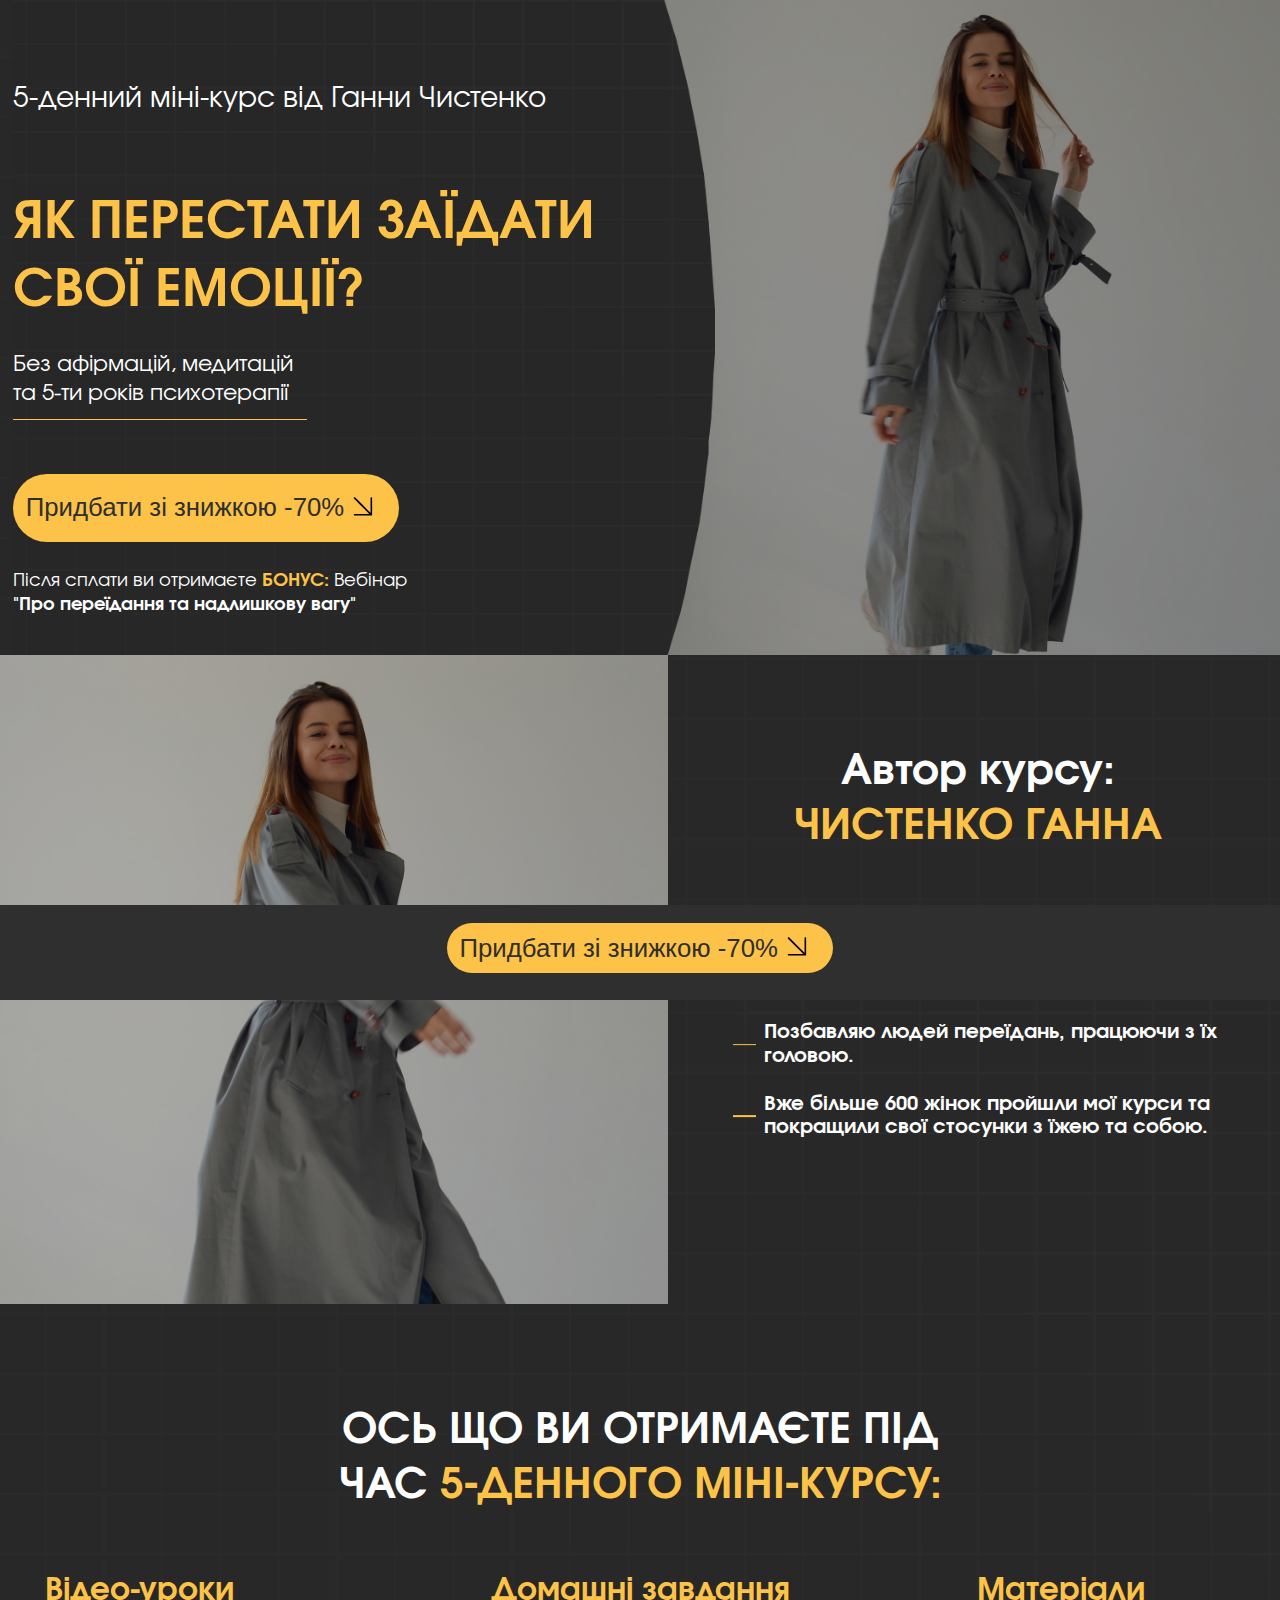
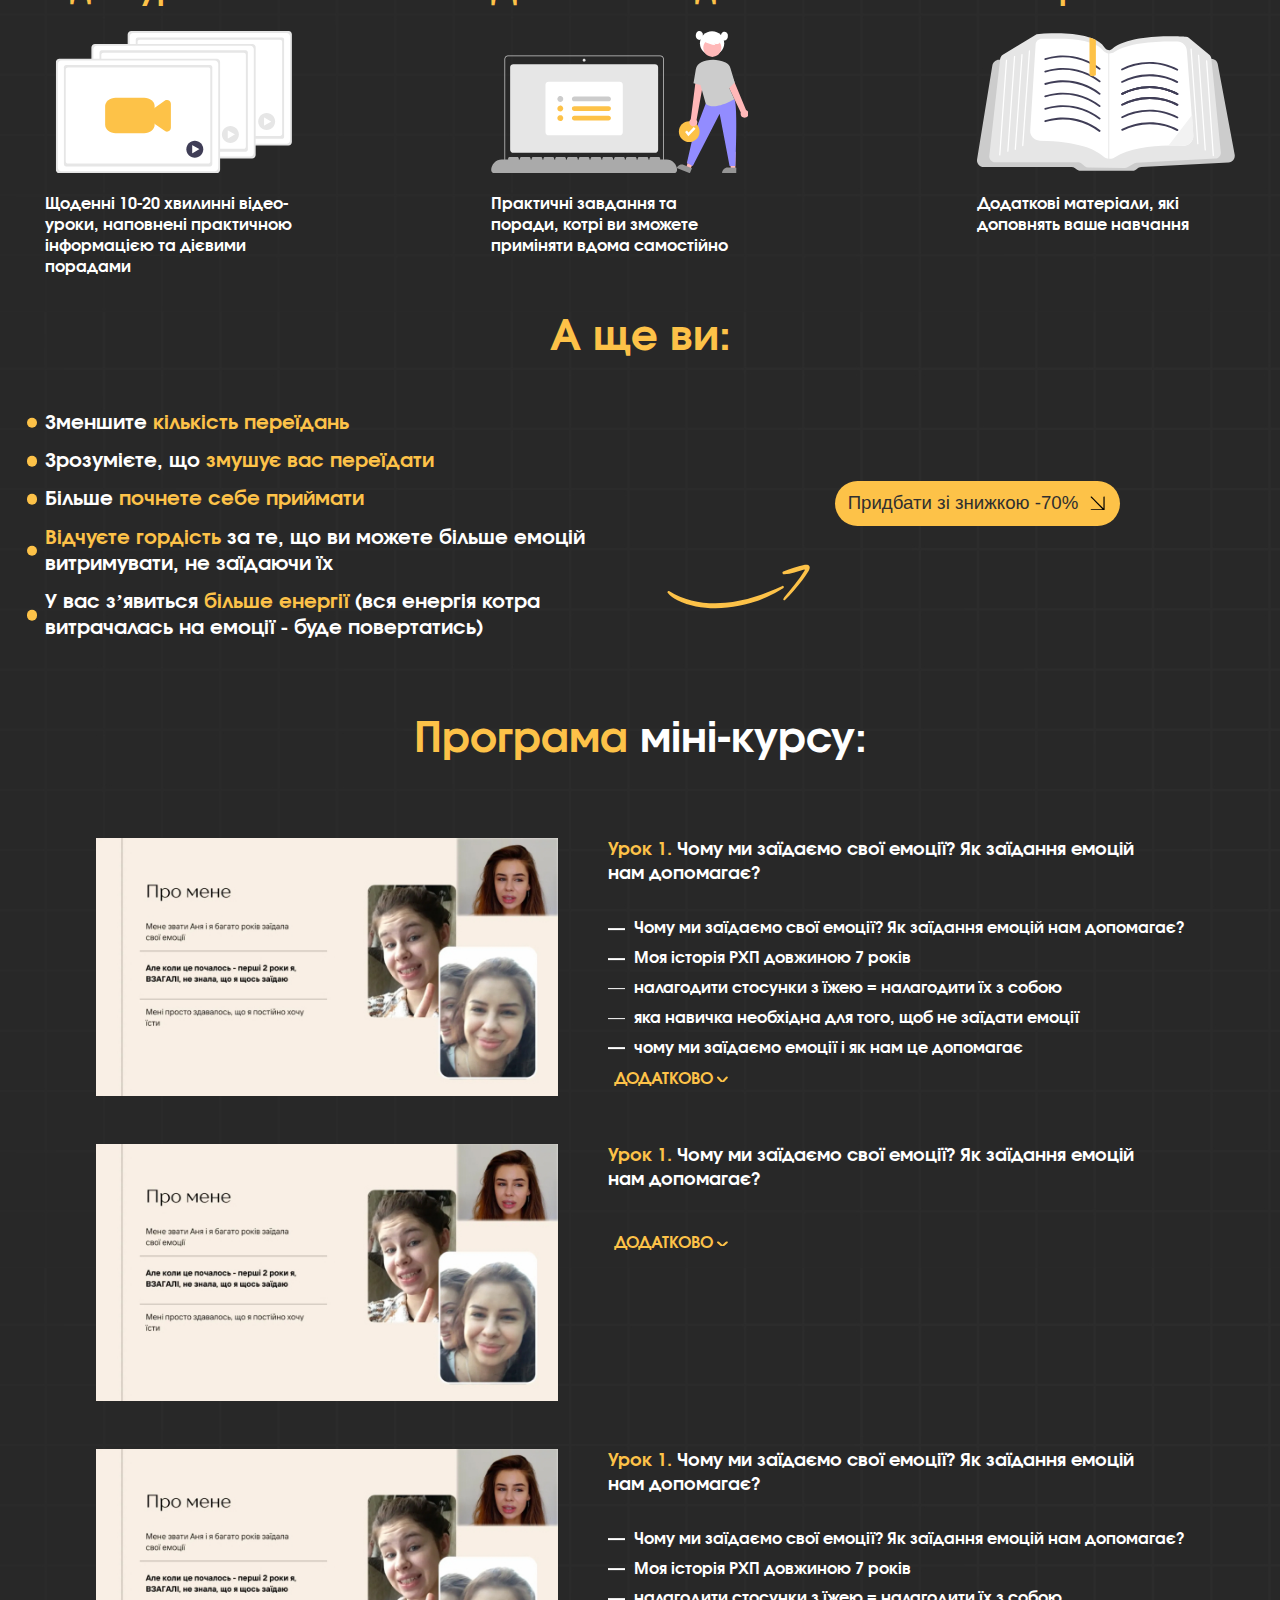
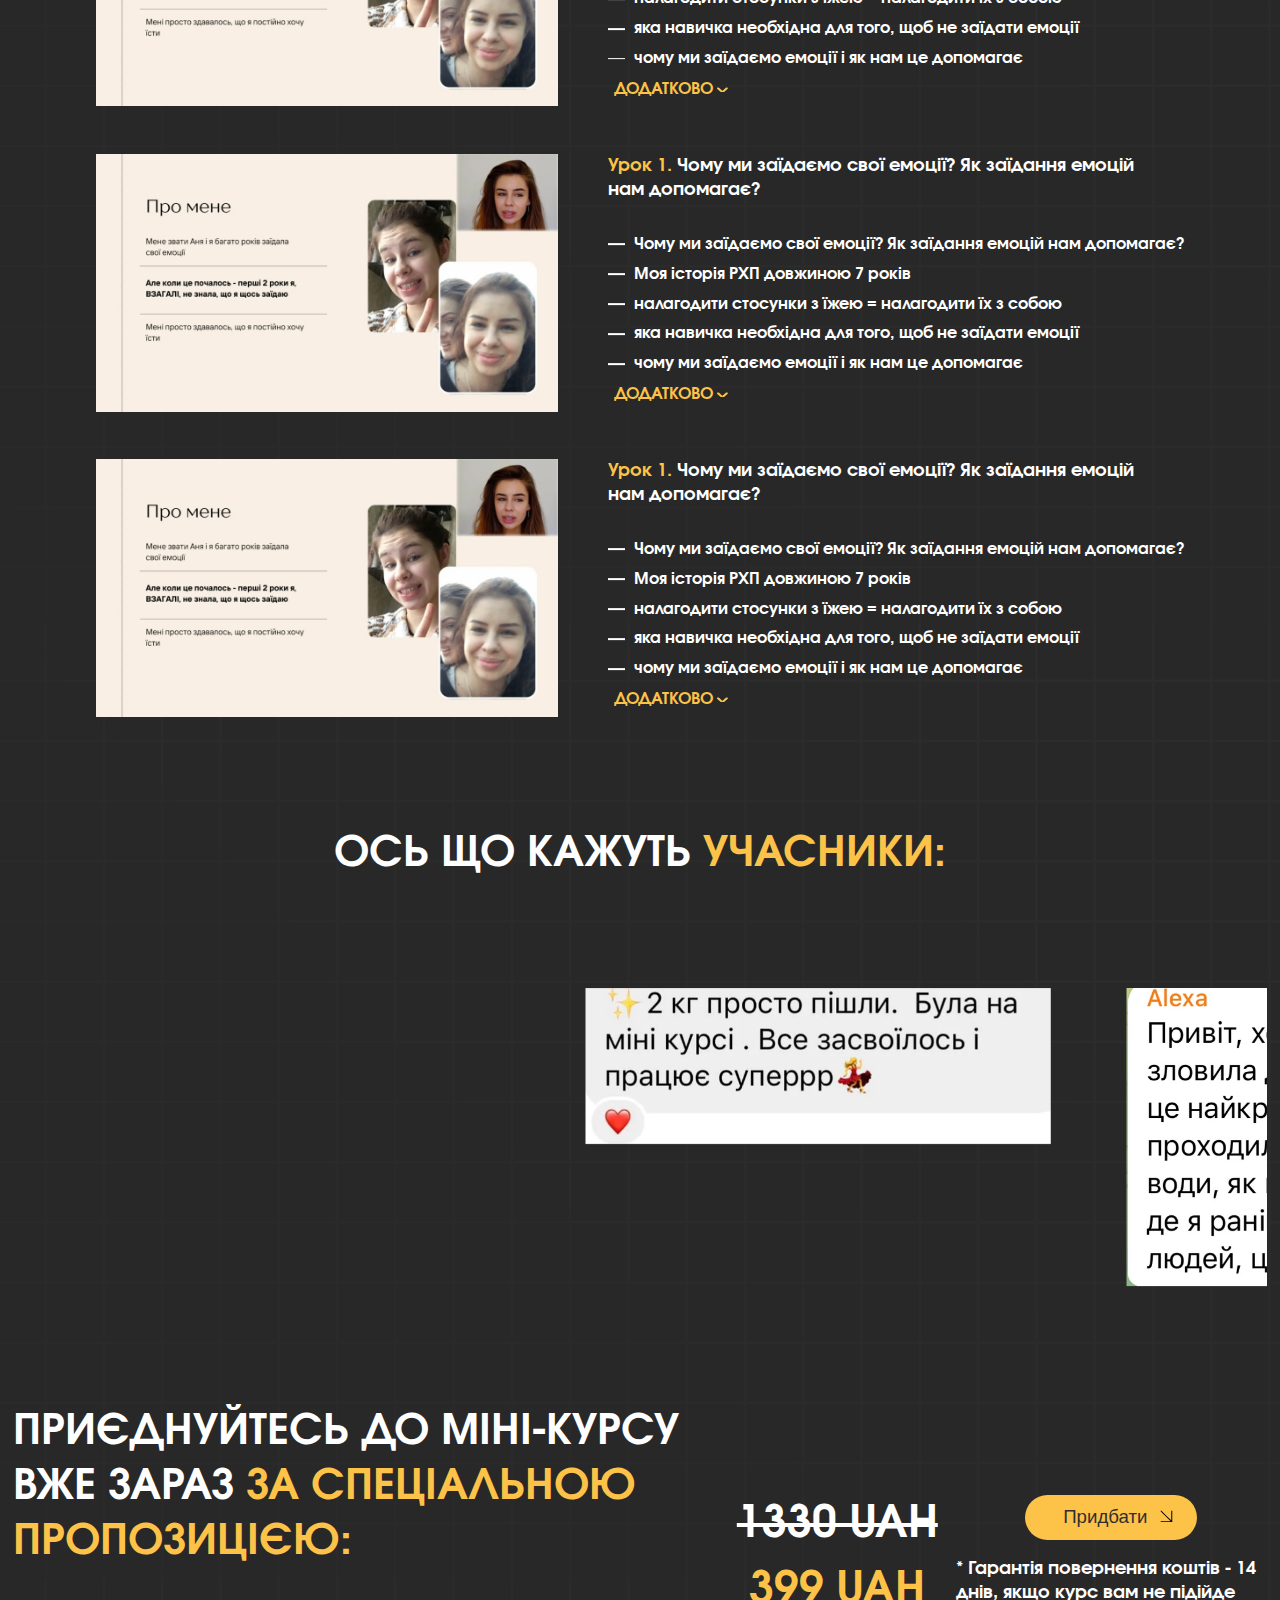
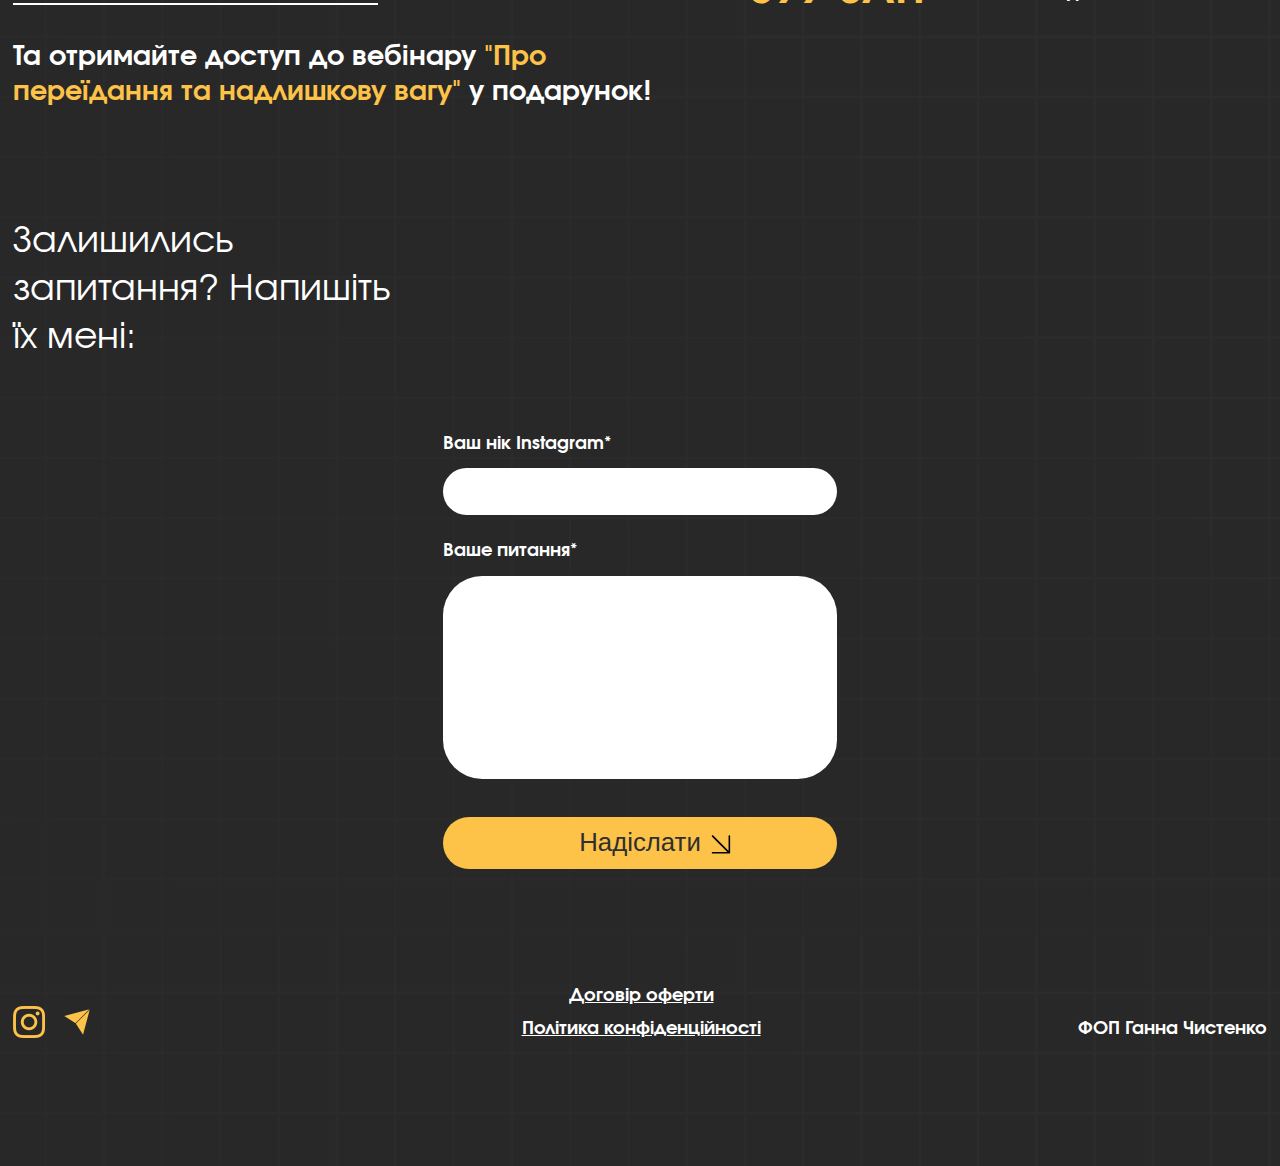
<file: index.html>
<!DOCTYPE html>
<html lang="ua">

<head>
    <meta charset="UTF-8">
    <meta name="viewport" content="width=device-width, initial-scale=1.0">
    <title>Як не заїдати емоції?</title>
    <link rel="stylesheet" href="./css/swiper.css">
    <link rel="stylesheet" href="./css/style.css">
</head>

<body>
    <div class="wrapper">

        <main class="main">
            <section class="head">
                <div class="container head__container">
                    <div class="head__content">
                        <div class="head__content-left">
                            <p class="head__content-left__top-text">
                                5-денний міні-курс від Ганни Чистенко
                            </p>
                            <h1 class="head__title">
                                ЯК ПЕРЕСТАТИ ЗАЇДАТИ
                                СВОЇ ЕМОЦІЇ?
                            </h1>
                            <span class="head__subtitle">
                                Без афірмацій, медитацій
                                та 5-ти років психотерапії
                            </span>
                                <button class="btn head__link-desk head__btn button--popup">
                                    Придбати зі знижкою -70%
                                </button>
                                <p class="head__bottom-content__text--desk">
                                    Після сплати ви отримаєте <span>БОНУС:</span>
                                    Вебінар <strong>"Про переїдання та надлишкову вагу"</strong>
                                </p>
                        </div>
                        <div class="head__content-right">
                            <img class="head__content-img" src="./img/head/photo.jpg" alt="bannerImg">
                        </div>
                    </div>
                </div>
                <div class="head__bottom-content">
                    <a class="head__link head__link--mobile" href="#">
                        <button class="btn head__btn button--popup">
                            Придбати зі знижкою -70%
                        </button>
                    </a>
                    <p class="head__bottom-content__text">
                        Після сплати ви отримаєте <span>БОНУС:</span>
                        <strong>Вебінар "Про переїдання та надлишкову вагу"</strong>
                    </p>
                </div>
            </section>
             <section id="about" class="about">
                <div class="container about__container">
                    <div class="about__content">
                        <div class="about__content-left">
                            <img class="about__content-img" src="./img/about/aboutImg.jpg" alt="whoImg">
                        </div>
                        <div class="about__content-right">
                            <h1 class="title about__title ">
                                Автор курсу:
                                <strong>
                                    ЧИСТЕНКО ГАННА
                                </strong>
                            </h1>
                            <ul class="about__list">
                                <li class="about__list-item">
                                    Коуч по стосункам з їжею.
                                </li>
                                <li class="about__list-item">
                                    Подолала РХП довжиною 7 років. 
                                </li>
                                <li class="about__list-item">
                                    Позбавляю людей переїдань, працюючи з їх головою.
                                </li>
                                <li class="about__list-item">
                                    Вже більше 600 жінок пройшли мої курси та покращили свої стосунки з їжею та собою.
                                </li>
                            </ul>
                        </div>
                    </div>
                </div>
            </section>
            <section class="result">
                <div class="container result__container">
                    <h2 class="title result__title">
                        ОСЬ ЩО ВИ ОТРИМАЄТЕ ПІД ЧАС <strong>5-ДЕННОГО МІНІ-КУРСУ:</strong>
                    </h2>
                    <ul class="result__list">
                        <li class="result__list-item">
                            <h4 class="result__list-item__title">
                                Відео-уроки
                            </h4>
                            <svg class="result__icon" xmlns="http://www.w3.org/2000/svg" width="254" height="153" viewBox="0 0 254 153"
                                fill="none">
                                <g clip-path="url(#clip0_55_604)">
                                    <path
                                        d="M254 119.395C254.005 120.42 253.604 121.405 252.883 122.133C252.163 122.861 251.183 123.274 250.158 123.279H81.1304C80.6232 123.276 80.1216 123.174 79.6541 122.977C79.1865 122.781 78.7623 122.494 78.4055 122.133C78.0488 121.773 77.7665 121.345 77.5749 120.875C77.3833 120.406 77.286 119.903 77.2886 119.395V3.88388C77.2833 2.85917 77.685 1.8743 78.4055 1.14593C79.1259 0.417565 80.1061 0.00535877 81.1303 0H250.158C250.665 0.00263925 251.167 0.10519 251.635 0.301797C252.102 0.498403 252.526 0.785214 252.883 1.14586C253.24 1.5065 253.522 1.93391 253.714 2.40368C253.905 2.87345 254.003 3.37639 254 3.88377V119.395Z"
                                        fill="#E6E6E6" />
                                    <path
                                        d="M252.006 117.504C252.006 118.5 251.611 119.455 250.907 120.159C250.203 120.863 249.248 121.259 248.253 121.259H83.1521C82.1566 121.259 81.2018 120.863 80.4979 120.159C79.7939 119.455 79.3984 118.5 79.3984 117.504V5.82829C79.3984 4.83229 79.7939 3.87709 80.4979 3.17281C81.2018 2.46853 82.1566 2.07288 83.1521 2.07288H248.26C249.254 2.07488 250.207 2.47142 250.909 3.17548C251.612 3.87954 252.006 4.8336 252.006 5.82829V117.504Z"
                                        fill="white" />
                                    <path
                                        d="M88.2222 6.92151H243.358C243.949 6.92151 244.516 7.15636 244.934 7.57439C245.351 7.99242 245.586 8.55939 245.586 9.15058V113.748C245.586 114.339 245.351 114.906 244.934 115.324C244.516 115.742 243.949 115.977 243.358 115.977H88.2222C87.6313 115.977 87.0645 115.742 86.6467 115.324C86.2289 114.906 85.9941 114.339 85.9941 113.748V9.15058C85.9941 8.55939 86.2289 7.99242 86.6467 7.57439C87.0645 7.15636 87.6313 6.92151 88.2222 6.92151Z"
                                        fill="#E6E6E6" />
                                    <path
                                        d="M90.186 9.43005H241.226C241.817 9.43005 242.384 9.6649 242.801 10.0829C243.219 10.501 243.454 11.0679 243.454 11.6591V110.675C243.454 111.266 243.219 111.833 242.801 112.251C242.384 112.669 241.817 112.904 241.226 112.904H90.186C89.5951 112.904 89.0284 112.669 88.6106 112.251C88.1927 111.833 87.958 111.266 87.958 110.675V11.6591C87.958 11.0679 88.1927 10.501 88.6106 10.0829C89.0284 9.6649 89.5951 9.43005 90.186 9.43005Z"
                                        fill="white" />
                                    <path
                                        d="M196.831 78.2147C196.236 78.2143 195.648 78.089 195.105 77.8469C194.979 77.7908 194.858 77.7223 194.746 77.6424L183.769 69.9121C183.212 69.52 182.758 68.9998 182.444 68.3953C182.13 67.7908 181.966 67.1197 181.966 66.4386V55.896C181.966 55.2149 182.13 54.5438 182.444 53.9393C182.758 53.3348 183.212 52.8145 183.769 52.4225L194.746 44.6921C194.858 44.6122 194.979 44.5437 195.105 44.4876C195.752 44.2 196.46 44.0786 197.165 44.1344C197.871 44.1903 198.551 44.4216 199.144 44.8073C199.738 45.193 200.225 45.721 200.563 46.3432C200.901 46.9654 201.077 47.6621 201.077 48.3701V73.9645C201.077 75.0914 200.63 76.1721 199.834 76.9689C199.037 77.7657 197.957 78.2134 196.831 78.2134L196.831 78.2147Z"
                                        fill="#3F3D56" />
                                    <path
                                        d="M172.264 80.2873H141.649C135.403 80.2822 130.341 76.2428 130.334 71.2584V51.0761C130.341 46.0916 135.403 42.0522 141.649 42.0471H172.344C178.546 42.053 183.571 46.0634 183.578 51.0123V71.2584C183.572 76.2428 178.51 80.2822 172.264 80.2873Z"
                                        fill="#3F3D56" />
                                    <path
                                        d="M226.8 106.537C231.829 106.537 235.905 102.459 235.905 97.4278C235.905 92.3967 231.829 88.3182 226.8 88.3182C221.771 88.3182 217.695 92.3967 217.695 97.4278C217.695 102.459 221.771 106.537 226.8 106.537Z"
                                        fill="#E6E6E6" />
                                    <path
                                        d="M231.53 97.2644L224.272 93.0721C224.243 93.0556 224.211 93.0469 224.177 93.0469C224.144 93.0469 224.112 93.0556 224.083 93.0721C224.055 93.0887 224.031 93.1125 224.014 93.1412C223.998 93.1698 223.989 93.2023 223.989 93.2354V101.62C223.989 101.653 223.998 101.686 224.014 101.714C224.031 101.743 224.055 101.767 224.083 101.783C224.112 101.8 224.144 101.809 224.177 101.809C224.211 101.809 224.243 101.8 224.272 101.783L231.53 97.591C231.558 97.5745 231.582 97.5507 231.599 97.522C231.615 97.4933 231.624 97.4608 231.624 97.4277C231.624 97.3946 231.615 97.3621 231.599 97.3335C231.582 97.3048 231.558 97.281 231.53 97.2644L224.272 93.0721C224.243 93.0556 224.211 93.0469 224.177 93.0469C224.144 93.0469 224.112 93.0556 224.083 93.0721C224.055 93.0887 224.031 93.1125 224.014 93.1412C223.998 93.1698 223.989 93.2023 223.989 93.2354V101.62C223.989 101.653 223.998 101.686 224.014 101.714C224.031 101.743 224.055 101.767 224.083 101.783C224.112 101.8 224.144 101.809 224.177 101.809C224.211 101.809 224.243 101.8 224.272 101.783L231.53 97.591C231.558 97.5745 231.582 97.5507 231.599 97.522C231.615 97.4933 231.624 97.4608 231.624 97.4277C231.624 97.3946 231.615 97.3621 231.599 97.3335C231.582 97.3048 231.558 97.281 231.53 97.2644Z"
                                        fill="white" />
                                    <path
                                        d="M214.978 133.248C214.983 134.273 214.582 135.258 213.861 135.986C213.141 136.714 212.161 137.127 211.136 137.132H42.1084C41.6013 137.129 41.0996 137.027 40.6321 136.83C40.1646 136.634 39.7403 136.347 39.3836 135.986C39.0268 135.626 38.7446 135.198 38.5529 134.728C38.3613 134.259 38.264 133.756 38.2667 133.248V17.7369C38.2613 16.7122 38.663 15.7273 39.3835 14.999C40.1039 14.2706 41.0841 13.8584 42.1083 13.853H211.136C211.643 13.8557 212.145 13.9582 212.613 14.1548C213.08 14.3514 213.504 14.6382 213.861 14.9989C214.218 15.3595 214.5 15.7869 214.692 16.2567C214.883 16.7265 214.981 17.2294 214.978 17.7368V133.248Z"
                                        fill="#E6E6E6" />
                                    <path
                                        d="M212.984 131.357C212.984 132.353 212.589 133.308 211.885 134.012C211.181 134.716 210.226 135.112 209.231 135.112H44.1301C43.1346 135.112 42.1798 134.716 41.4759 134.012C40.7719 133.308 40.3765 132.353 40.3765 131.357V19.6813C40.3765 18.6853 40.7719 17.7301 41.4759 17.0258C42.1798 16.3216 43.1346 15.9259 44.1301 15.9259H209.238C210.232 15.9279 211.185 16.3244 211.887 17.0285C212.59 17.7326 212.984 18.6866 212.984 19.6813V131.357Z"
                                        fill="white" />
                                    <path
                                        d="M49.2004 20.7744H204.336C204.927 20.7744 205.494 21.0093 205.912 21.4273C206.33 21.8453 206.564 22.4123 206.564 23.0035V127.601C206.564 128.192 206.33 128.759 205.912 129.177C205.494 129.595 204.927 129.83 204.336 129.83H49.2004C48.6095 129.83 48.0428 129.595 47.625 129.177C47.2071 128.759 46.9724 128.192 46.9724 127.601V23.0035C46.9724 22.4123 47.2071 21.8453 47.625 21.4273C48.0428 21.0093 48.6095 20.7744 49.2004 20.7744Z"
                                        fill="#E6E6E6" />
                                    <path
                                        d="M51.1641 23.2831H202.204C202.795 23.2831 203.362 23.5179 203.779 23.936C204.197 24.354 204.432 24.921 204.432 25.5122V124.528C204.432 125.119 204.197 125.686 203.779 126.104C203.362 126.523 202.795 126.757 202.204 126.757H51.1641C50.5731 126.757 50.0064 126.523 49.5886 126.104C49.1708 125.686 48.936 125.119 48.936 124.528V25.5122C48.936 24.921 49.1708 24.354 49.5886 23.936C50.0064 23.5179 50.5731 23.2831 51.1641 23.2831Z"
                                        fill="white" />
                                    <path
                                        d="M157.809 92.0677C157.214 92.0673 156.626 91.942 156.083 91.7C155.957 91.6438 155.836 91.5753 155.724 91.4955L144.747 83.7651C144.19 83.373 143.736 82.8528 143.422 82.2483C143.108 81.6438 142.944 80.9727 142.944 80.2916V69.749C142.944 69.0679 143.108 68.3968 143.422 67.7923C143.736 67.1878 144.19 66.6676 144.747 66.2755L155.724 58.5451C155.836 58.4653 155.957 58.3968 156.083 58.3407C156.73 58.0531 157.438 57.9316 158.143 57.9875C158.849 58.0433 159.529 58.2746 160.123 58.6603C160.716 59.0461 161.203 59.574 161.541 60.1962C161.879 60.8184 162.055 61.5152 162.055 62.2231V87.8175C162.055 88.9444 161.608 90.0251 160.812 90.8219C160.015 91.6188 158.935 92.0664 157.809 92.0664L157.809 92.0677Z"
                                        fill="#3F3D56" />
                                    <path
                                        d="M133.242 94.1404H102.627C96.3808 94.1353 91.3189 90.0958 91.3125 85.1114V64.9291C91.3189 59.9447 96.3808 55.9053 102.627 55.9001H133.322C139.524 55.906 144.549 59.9164 144.556 64.8654V85.1114C144.55 90.0958 139.488 94.1353 133.242 94.1404Z"
                                        fill="#3F3D56" />
                                    <path
                                        d="M187.778 120.39C192.807 120.39 196.884 116.312 196.884 111.281C196.884 106.25 192.807 102.171 187.778 102.171C182.75 102.171 178.673 106.25 178.673 111.281C178.673 116.312 182.75 120.39 187.778 120.39Z"
                                        fill="#E6E6E6" />
                                    <path
                                        d="M192.508 111.117L185.25 106.925C185.221 106.909 185.189 106.9 185.156 106.9C185.122 106.9 185.09 106.909 185.061 106.925C185.033 106.942 185.009 106.966 184.992 106.994C184.976 107.023 184.967 107.055 184.967 107.088V115.473C184.967 115.506 184.976 115.539 184.992 115.567C185.009 115.596 185.033 115.62 185.061 115.636C185.09 115.653 185.122 115.662 185.156 115.662C185.189 115.662 185.221 115.653 185.25 115.636L192.508 111.444C192.536 111.428 192.56 111.404 192.577 111.375C192.593 111.346 192.602 111.314 192.602 111.281C192.602 111.248 192.593 111.215 192.577 111.187C192.56 111.158 192.536 111.134 192.508 111.117L185.25 106.925C185.221 106.909 185.189 106.9 185.156 106.9C185.122 106.9 185.09 106.909 185.061 106.925C185.033 106.942 185.009 106.966 184.992 106.994C184.976 107.023 184.967 107.055 184.967 107.088V115.473C184.967 115.506 184.976 115.539 184.992 115.567C185.009 115.596 185.033 115.62 185.061 115.636C185.09 115.653 185.122 115.662 185.156 115.662C185.189 115.662 185.221 115.653 185.25 115.636L192.508 111.444C192.536 111.428 192.56 111.404 192.577 111.375C192.593 111.346 192.602 111.314 192.602 111.281C192.602 111.248 192.593 111.215 192.577 111.187C192.56 111.158 192.536 111.134 192.508 111.117Z"
                                        fill="white" />
                                    <path
                                        d="M176.711 149.116C176.717 150.141 176.315 151.126 175.595 151.854C174.874 152.582 173.894 152.995 172.87 153H3.84182C3.33468 152.997 2.83301 152.895 2.36548 152.698C1.89795 152.502 1.4737 152.215 1.11696 151.854C0.760215 151.493 0.477967 151.066 0.286328 150.596C0.0946896 150.127 -0.0025863 149.624 5.28671e-05 149.116V33.6048C-0.00530269 32.5801 0.396433 31.5952 1.11688 30.8669C1.83733 30.1385 2.81749 29.7263 3.84171 29.7209H172.87C173.377 29.7236 173.878 29.8261 174.346 30.0227C174.813 30.2194 175.238 30.5062 175.594 30.8668C175.951 31.2274 176.233 31.6549 176.425 32.1246C176.617 32.5944 176.714 33.0973 176.711 33.6047V149.116Z"
                                        fill="#E6E6E6" />
                                    <path
                                        d="M174.718 147.225C174.718 148.221 174.322 149.176 173.618 149.88C172.914 150.584 171.96 150.98 170.964 150.98H5.86352C4.86799 150.98 3.91323 150.584 3.20928 149.88C2.50534 149.176 2.10986 148.221 2.10986 147.225V35.5492C2.10986 34.5532 2.50534 33.598 3.20928 32.8938C3.91323 32.1895 4.86799 31.7938 5.86352 31.7938H170.972C171.966 31.7958 172.919 32.1924 173.621 32.8964C174.323 33.6005 174.718 34.5546 174.718 35.5492V147.225Z"
                                        fill="white" />
                                    <path
                                        d="M10.9338 36.6425H166.07C166.661 36.6425 167.227 36.8773 167.645 37.2953C168.063 37.7134 168.298 38.2803 168.298 38.8715V143.469C168.298 144.06 168.063 144.627 167.645 145.045C167.227 145.463 166.661 145.698 166.07 145.698H10.9338C10.3429 145.698 9.77622 145.463 9.35838 145.045C8.94055 144.627 8.70581 144.06 8.70581 143.469V38.8715C8.70581 38.2803 8.94055 37.7134 9.35838 37.2953C9.77622 36.8773 10.3429 36.6425 10.9338 36.6425Z"
                                        fill="#E6E6E6" />
                                    <path
                                        d="M12.8975 39.1511H163.937C164.23 39.1511 164.52 39.2088 164.79 39.3208C165.06 39.4328 165.306 39.597 165.513 39.804C165.72 40.011 165.884 40.2567 165.996 40.5272C166.108 40.7976 166.165 41.0875 166.165 41.3802V140.396C166.165 140.689 166.108 140.979 165.996 141.249C165.884 141.52 165.72 141.766 165.513 141.973C165.306 142.18 165.06 142.344 164.79 142.456C164.52 142.568 164.23 142.625 163.937 142.625H12.8975C12.3065 142.625 11.7398 142.391 11.322 141.973C10.9042 141.555 10.6694 140.988 10.6694 140.396V41.3802C10.6694 40.789 10.9042 40.222 11.322 39.804C11.7398 39.386 12.3065 39.1511 12.8975 39.1511Z"
                                        fill="white" />
                                    <path
                                        d="M119.542 108.275C118.947 108.275 118.36 108.15 117.817 107.907C117.69 107.851 117.57 107.783 117.457 107.703L106.48 99.9726C105.923 99.5806 105.469 99.0604 105.155 98.4558C104.842 97.8513 104.678 97.1802 104.678 96.4991V85.9565C104.678 85.2754 104.842 84.6043 105.155 83.9998C105.469 83.3953 105.923 82.8751 106.48 82.483L117.457 74.7527C117.57 74.6728 117.69 74.6043 117.817 74.5482C118.463 74.2606 119.171 74.1392 119.877 74.195C120.582 74.2508 121.263 74.4821 121.856 74.8678C122.449 75.2536 122.937 75.7815 123.274 76.4037C123.612 77.0259 123.789 77.7227 123.789 78.4306V104.025C123.789 105.152 123.341 106.233 122.545 107.029C121.749 107.826 120.668 108.274 119.542 108.274L119.542 108.275Z"
                                        fill="#FDC248" />
                                    <path
                                        d="M94.9755 110.008H64.3602C58.1142 110.003 53.0523 105.964 53.0459 100.979V80.797C53.0523 75.8126 58.1142 71.7732 64.3602 71.7681H95.0554C101.257 71.7739 106.283 75.7844 106.29 80.7333V100.979C106.283 105.964 101.222 110.003 94.9755 110.008Z"
                                        fill="#FDC248" />
                                    <path
                                        d="M149.512 136.258C154.54 136.258 158.617 132.18 158.617 127.149C158.617 122.118 154.54 118.039 149.512 118.039C144.483 118.039 140.406 122.118 140.406 127.149C140.406 132.18 144.483 136.258 149.512 136.258Z"
                                        fill="#3F3D56" />
                                    <path
                                        d="M154.241 126.985L146.983 122.793C146.954 122.777 146.922 122.768 146.889 122.768C146.856 122.768 146.823 122.777 146.795 122.793C146.766 122.81 146.742 122.833 146.726 122.862C146.709 122.891 146.7 122.923 146.7 122.956V131.341C146.7 131.374 146.709 131.407 146.726 131.435C146.742 131.464 146.766 131.488 146.795 131.504C146.823 131.521 146.856 131.53 146.889 131.53C146.922 131.53 146.954 131.521 146.983 131.504L154.241 127.312C154.27 127.295 154.293 127.272 154.31 127.243C154.327 127.214 154.335 127.182 154.335 127.149C154.335 127.116 154.327 127.083 154.31 127.054C154.293 127.026 154.27 127.002 154.241 126.985L146.983 122.793C146.954 122.777 146.922 122.768 146.889 122.768C146.856 122.768 146.823 122.777 146.795 122.793C146.766 122.81 146.742 122.833 146.726 122.862C146.709 122.891 146.7 122.923 146.7 122.956V131.341C146.7 131.374 146.709 131.407 146.726 131.435C146.742 131.464 146.766 131.488 146.795 131.504C146.823 131.521 146.856 131.53 146.889 131.53C146.922 131.53 146.954 131.521 146.983 131.504L154.241 127.312C154.27 127.295 154.293 127.272 154.31 127.243C154.327 127.214 154.335 127.182 154.335 127.149C154.335 127.116 154.327 127.083 154.31 127.054C154.293 127.026 154.27 127.002 154.241 126.985Z"
                                        fill="white" />
                                </g>
                                <defs>
                                    <clipPath id="clip0_55_604">
                                        <rect width="254" height="153" fill="white" />
                                    </clipPath>
                                </defs>
                            </svg>
                            <p class="result__list-item__text">
                                Щоденні 10-20 хвилинні відео-уроки, наповнені практичною інформацією та дієвими порадами
                            </p>
                        </li>
                        <li class="result__list-item">
                            <h4 class="result__list-item__title">
                                Домашні завдання
                            </h4>
                            <svg class="result__icon" width="295" height="163" viewBox="0 0 295 163" fill="none" xmlns="http://www.w3.org/2000/svg">
                                <path d="M187.738 139.665H25.313C24.3623 139.664 23.4508 139.286 22.7786 138.614C22.1063 137.943 21.7281 137.032 21.7271 136.082V41.6206C21.7281 40.6708 22.1063 39.7602 22.7785 39.0886C23.4508 38.417 24.3623 38.0393 25.313 38.0382H187.738C188.688 38.0393 189.6 38.4171 190.272 39.0887C190.944 39.7603 191.323 40.6708 191.324 41.6206V136.082C191.323 137.032 190.944 137.943 190.272 138.614C189.6 139.286 188.688 139.664 187.738 139.665Z" fill="#E6E6E6"/>
                                <path d="M197.863 152.885H15.1877V32.1379C15.189 31.0764 15.6116 30.0587 16.363 29.3081C17.1143 28.5575 18.133 28.1352 19.1956 28.134H193.855C194.917 28.1352 195.936 28.5575 196.688 29.3081C197.439 30.0587 197.862 31.0764 197.863 32.1379V152.885ZM16.0315 152.042H197.019V32.1379C197.018 31.2998 196.684 30.4964 196.091 29.9038C195.498 29.3112 194.694 28.9779 193.855 28.9769H19.1956C18.3567 28.9779 17.5525 29.3112 16.9593 29.9038C16.3661 30.4964 16.0324 31.2998 16.0315 32.1379V152.042Z" fill="#CCCCCC"/>
                                <path d="M106.525 35.0881C107.457 35.0881 108.213 34.3333 108.213 33.4023C108.213 32.4712 107.457 31.7164 106.525 31.7164C105.593 31.7164 104.838 32.4712 104.838 33.4023C104.838 34.3333 105.593 35.0881 106.525 35.0881Z" fill="#E6E6E6"/>
                                <path d="M147.237 119.618H65.8135C64.8628 119.617 63.9513 119.239 63.2791 118.568C62.6068 117.896 62.2286 116.985 62.2275 116.036V61.6678C62.2286 60.7181 62.6068 59.8075 63.2791 59.1359C63.9513 58.4643 64.8628 58.0865 65.8135 58.0854H147.237C148.188 58.0866 149.099 58.4644 149.771 59.136C150.444 59.8075 150.822 60.7181 150.823 61.6678V116.036C150.822 116.985 150.444 117.896 149.771 118.568C149.099 119.239 148.188 119.617 147.237 119.618Z" fill="white"/>
                                <path d="M79.2083 81.2653C78.5408 81.2653 77.8883 81.0675 77.3332 80.697C76.7782 80.3265 76.3456 79.8 76.0902 79.1839C75.8347 78.5678 75.7679 77.8899 75.8981 77.2358C76.0283 76.5818 76.3498 75.981 76.8218 75.5095C77.2938 75.038 77.8952 74.7169 78.5499 74.5868C79.2046 74.4567 79.8832 74.5234 80.4999 74.7786C81.1166 75.0338 81.6437 75.466 82.0146 76.0204C82.3854 76.5749 82.5834 77.2268 82.5834 77.8936C82.5823 78.7875 82.2264 79.6445 81.5937 80.2766C80.961 80.9087 80.1031 81.2642 79.2083 81.2653Z" fill="#CCCCCC"/>
                                <path d="M79.2083 92.2232C78.5408 92.2232 77.8883 92.0254 77.3332 91.6549C76.7782 91.2844 76.3456 90.7579 76.0902 90.1418C75.8347 89.5257 75.7679 88.8478 75.8981 88.1937C76.0283 87.5397 76.3498 86.9389 76.8218 86.4674C77.2938 85.9958 77.8952 85.6747 78.5499 85.5447C79.2046 85.4146 79.8832 85.4813 80.4999 85.7365C81.1166 85.9917 81.6437 86.4238 82.0146 86.9783C82.3854 87.5328 82.5834 88.1847 82.5834 88.8515C82.5823 89.7454 82.2264 90.6024 81.5937 91.2345C80.961 91.8666 80.1031 92.2221 79.2083 92.2232Z" fill="#FDC248"/>
                                <path d="M79.2083 103.181C78.5408 103.181 77.8883 102.983 77.3332 102.613C76.7782 102.242 76.3456 101.716 76.0902 101.1C75.8347 100.484 75.7679 99.8056 75.8981 99.1516C76.0283 98.4976 76.3498 97.8968 76.8218 97.4253C77.2938 96.9537 77.8952 96.6326 78.5499 96.5025C79.2046 96.3724 79.8832 96.4392 80.4999 96.6944C81.1166 96.9496 81.6437 97.3817 82.0146 97.9362C82.3854 98.4907 82.5834 99.1425 82.5834 99.8094C82.5823 100.703 82.2264 101.56 81.5937 102.192C80.961 102.824 80.1031 103.18 79.2083 103.181Z" fill="#FDC248"/>
                                <path d="M95.2398 75.1542C94.5125 75.1542 93.815 75.4428 93.3007 75.9565C92.7865 76.4703 92.4976 77.1671 92.4976 77.8936C92.4976 78.6202 92.7865 79.317 93.3007 79.8307C93.815 80.3445 94.5125 80.6331 95.2398 80.6331H134.475C135.202 80.6331 135.9 80.3445 136.414 79.8307C136.928 79.317 137.217 78.6202 137.217 77.8936C137.217 77.1671 136.928 76.4703 136.414 75.9565C135.9 75.4428 135.202 75.1542 134.475 75.1542H95.2398Z" fill="#CCCCCC"/>
                                <path d="M95.2398 86.1121C94.5125 86.1121 93.815 86.4007 93.3007 86.9144C92.7865 87.4282 92.4976 88.125 92.4976 88.8515C92.4976 89.5781 92.7865 90.2749 93.3007 90.7886C93.815 91.3024 94.5125 91.591 95.2398 91.591H134.475C135.202 91.591 135.9 91.3024 136.414 90.7886C136.928 90.2749 137.217 89.5781 137.217 88.8515C137.217 88.125 136.928 87.4282 136.414 86.9144C135.9 86.4007 135.202 86.1121 134.475 86.1121H95.2398Z" fill="#FDC248"/>
                                <path d="M95.2398 97.0698C94.5125 97.0698 93.815 97.3584 93.3007 97.8722C92.7865 98.3859 92.4976 99.0827 92.4976 99.8093C92.4976 100.536 92.7865 101.233 93.3007 101.746C93.815 102.26 94.5125 102.549 95.2398 102.549H134.475C135.202 102.549 135.9 102.26 136.414 101.746C136.928 101.233 137.217 100.536 137.217 99.8093C137.217 99.0827 136.928 98.3859 136.414 97.8722C135.9 97.3584 135.202 97.0698 134.475 97.0698H95.2398Z" fill="#FDC248"/>
                                <path d="M279.83 158.184L274.658 158.098L272.532 138.129L280.165 138.258L279.83 158.184Z" fill="#FFB8B8"/>
                                <path d="M270.989 156.559L280.963 156.727L280.857 163L264.604 162.727C264.618 161.903 264.794 161.09 265.122 160.334C265.451 159.579 265.925 158.895 266.518 158.322C267.111 157.749 267.811 157.299 268.578 156.996C269.345 156.694 270.164 156.545 270.989 156.559Z" fill="#959595"/>
                                <path d="M228.509 158.137L223.714 156.198L228.918 136.802L235.994 139.664L228.509 158.137Z" fill="#FFB8B8"/>
                                <path d="M220.844 153.445L230.09 157.184L227.734 163L212.666 156.907C213.291 155.364 214.504 154.133 216.038 153.484C217.571 152.835 219.3 152.821 220.844 153.445Z" fill="#959595"/>
                                <path d="M245.795 83.4169L230.607 123.455L224.279 151.271L231.029 154.643L261.826 94.7962L273.217 154.854H279.967C279.967 154.854 283.054 83.6215 278.557 78.0403L245.795 83.4169Z" fill="#928CFF"/>
                                <path d="M226.966 127.254C233.53 127.254 238.851 121.938 238.851 115.38C238.851 108.823 233.53 103.507 226.966 103.507C220.402 103.507 215.081 108.823 215.081 115.38C215.081 121.938 220.402 127.254 226.966 127.254Z" fill="#FDC248"/>
                                <path d="M225.975 120.63L222.203 115.785L224.397 114.081L226.183 116.375L232.217 110.012L234.235 111.921L225.975 120.63Z" fill="white"/>
                                <path d="M253.178 27.9954C260.867 27.9954 267.1 21.7686 267.1 14.0874C267.1 6.40617 260.867 0.179321 253.178 0.179321C245.489 0.179321 239.256 6.40617 239.256 14.0874C239.256 21.7686 245.489 27.9954 253.178 27.9954Z" fill="white"/>
                                <path d="M233.748 108.729C234.341 108.434 234.863 108.013 235.275 107.495C235.688 106.977 235.982 106.375 236.136 105.731C236.291 105.088 236.302 104.418 236.17 103.77C236.037 103.121 235.764 102.509 235.369 101.978L245.93 43.5893L236.075 43.4596L228.741 101.198C227.891 101.92 227.335 102.928 227.18 104.032C227.024 105.135 227.279 106.257 227.896 107.186C228.513 108.114 229.45 108.784 230.529 109.068C231.607 109.353 232.753 109.232 233.748 108.729Z" fill="#FFB8B8"/>
                                <path d="M294.267 97.3246C294.639 96.7579 294.879 96.1151 294.97 95.4434C295.06 94.7718 294.998 94.0884 294.789 93.4437C294.58 92.799 294.229 92.2094 293.761 91.7184C293.294 91.2274 292.722 90.8475 292.087 90.6067L273.229 44.845C272.767 43.725 272.067 42.719 271.177 41.8968C270.287 41.0747 269.228 40.4562 268.074 40.0843C266.92 39.7125 265.699 39.5962 264.496 39.7436C263.292 39.8911 262.136 40.2986 261.106 40.938L286.084 93.5193C285.762 94.5696 285.831 95.7007 286.279 96.7041C286.726 97.7074 287.521 98.5153 288.518 98.9789C289.515 99.4424 290.646 99.5302 291.702 99.2262C292.759 98.9222 293.67 98.2468 294.267 97.3246Z" fill="#FFB8B8"/>
                                <path d="M253.453 29.6787C259.176 29.6787 263.815 25.0443 263.815 19.3274C263.815 13.6104 259.176 8.97595 253.453 8.97595C247.731 8.97595 243.092 13.6104 243.092 19.3274C243.092 25.0443 247.731 29.6787 253.453 29.6787Z" fill="#FFB8B8"/>
                                <path d="M240.854 35.6943C246.83 33.2088 257.148 30.7523 268.605 36.1064C269.946 36.7308 271.139 37.6314 272.107 38.749C273.075 39.8666 273.795 41.1761 274.221 42.5914L279.123 58.9725L272.795 65.2944L278.701 78.3595C278.701 78.3595 256.131 92.0568 246.006 83.6277L239.888 61.9227L231.873 59.8154L234.607 43.5848C234.896 41.8493 235.62 40.2153 236.712 38.8354C237.805 37.4555 239.23 36.3748 240.854 35.6943Z" fill="#CCCCCC"/>
                                <path d="M243.762 11.6724C247.809 14.1401 252.371 15.6418 257.093 16.0605L255.688 14.3785C256.711 14.7564 257.788 14.97 258.878 15.0113C259.424 15.0271 259.965 14.9149 260.46 14.6836C260.954 14.4524 261.388 14.1086 261.725 13.6798C262.001 13.2346 262.165 12.7293 262.202 12.2072C262.24 11.685 262.151 11.1615 261.943 10.6812C261.515 9.72317 260.848 8.89057 260.007 8.26263C258.515 7.08406 256.755 6.29239 254.883 5.95818C253.011 5.62396 251.086 5.75759 249.278 6.34714C248.038 6.71735 246.927 7.42901 246.074 8.40057C245.654 8.88998 245.362 9.47584 245.225 10.1056C245.088 10.7353 245.109 11.3892 245.288 12.0086" fill="white"/>
                                <path d="M241.824 2.46171C241.655 0.691599 239.485 -0.398155 237.787 0.136542C236.09 0.671239 234.975 2.37873 234.638 4.1247C234.476 4.86 234.461 5.62003 234.594 6.36123C234.726 7.10242 235.004 7.8102 235.411 8.44397C235.831 9.06971 236.423 9.56163 237.115 9.86128C237.808 10.1609 238.572 10.2557 239.316 10.1343C240.995 9.7768 242.158 8.13915 242.491 6.45685C242.824 4.77456 242.493 3.04013 242.163 1.35728" fill="white"/>
                                <path d="M270.512 3.30461C270.343 1.53449 268.173 0.44474 266.475 0.979437C264.778 1.51413 263.663 3.22163 263.326 4.96759C263.164 5.70289 263.149 6.46293 263.282 7.20412C263.414 7.94531 263.692 8.65309 264.099 9.28686C264.519 9.9126 265.111 10.4045 265.803 10.7042C266.496 11.0038 267.26 11.0986 268.004 10.9772C269.683 10.6197 270.846 8.98204 271.179 7.29975C271.512 5.61746 271.181 3.88303 270.851 2.20018" fill="white"/>
                                <path d="M201.027 147.406H193.644V146.142C193.644 145.695 193.466 145.266 193.15 144.95C192.833 144.634 192.404 144.456 191.956 144.456H183.097C182.649 144.456 182.22 144.634 181.904 144.95C181.587 145.266 181.409 145.695 181.409 146.142V147.406H180.144V146.142C180.144 145.695 179.966 145.266 179.649 144.95C179.333 144.634 178.904 144.456 178.456 144.456H169.597C169.149 144.456 168.72 144.634 168.403 144.95C168.087 145.266 167.909 145.695 167.909 146.142V147.406H166.643V146.142C166.643 145.695 166.466 145.266 166.149 144.95C165.833 144.634 165.404 144.456 164.956 144.456H156.096C155.649 144.456 155.22 144.634 154.903 144.95C154.587 145.266 154.409 145.695 154.409 146.142V147.406H153.143V146.142C153.143 145.695 152.965 145.266 152.649 144.95C152.333 144.634 151.903 144.456 151.456 144.456H142.596C142.149 144.456 141.719 144.634 141.403 144.95C141.086 145.266 140.909 145.695 140.909 146.142V147.406H139.643V146.142C139.643 145.695 139.465 145.266 139.149 144.95C138.832 144.634 138.403 144.456 137.955 144.456H129.096C128.648 144.456 128.219 144.634 127.903 144.95C127.586 145.266 127.408 145.695 127.408 146.142V147.406H126.143V146.142C126.143 145.695 125.965 145.266 125.649 144.95C125.332 144.634 124.903 144.456 124.455 144.456H115.596C115.148 144.456 114.719 144.634 114.402 144.95C114.086 145.266 113.908 145.695 113.908 146.142V147.406H112.643V146.142C112.643 145.695 112.465 145.266 112.148 144.95C111.832 144.634 111.403 144.456 110.955 144.456H102.096C101.648 144.456 101.219 144.634 100.902 144.95C100.586 145.266 100.408 145.695 100.408 146.142V147.406H99.1423V146.142C99.1423 145.695 98.9645 145.266 98.6481 144.95C98.3316 144.634 97.9024 144.456 97.4548 144.456H88.5953C88.1477 144.456 87.7185 144.634 87.402 144.95C87.0855 145.266 86.9077 145.695 86.9077 146.142V147.406H85.6421V146.142C85.6421 145.695 85.4643 145.266 85.1478 144.95C84.8314 144.634 84.4021 144.456 83.9546 144.456H75.095C74.6475 144.456 74.2182 144.634 73.9018 144.95C73.5853 145.266 73.4075 145.695 73.4075 146.142V147.406H72.1419V146.142C72.1419 145.695 71.9641 145.266 71.6476 144.95C71.3311 144.634 70.9019 144.456 70.4543 144.456H61.5948C61.1472 144.456 60.718 144.634 60.4015 144.95C60.0851 145.266 59.9073 145.695 59.9073 146.142V147.406H58.6416V146.142C58.6416 145.695 58.4638 145.266 58.1474 144.95C57.8309 144.634 57.4017 144.456 56.9541 144.456H48.0946C47.647 144.456 47.2178 144.634 46.9013 144.95C46.5848 145.266 46.407 145.695 46.407 146.142V147.406H45.1414V146.142C45.1414 145.695 44.9636 145.266 44.6471 144.95C44.3307 144.634 43.9014 144.456 43.4539 144.456H34.5943C34.1468 144.456 33.7176 144.634 33.4011 144.95C33.0846 145.266 32.9068 145.695 32.9068 146.142V147.406H31.6412V146.142C31.6412 145.695 31.4634 145.266 31.1469 144.95C30.8304 144.634 30.4012 144.456 29.9536 144.456H21.0941C20.6466 144.456 20.2173 144.634 19.9008 144.95C19.5844 145.266 19.4066 145.695 19.4066 146.142V147.406H12.0236C8.83476 147.406 5.7765 148.672 3.52164 150.924C1.26677 153.177 0 156.232 0 159.418C0 160.368 0.37781 161.279 1.05032 161.951C1.72282 162.623 2.63493 163 3.586 163H209.465C210.416 163 211.328 162.623 212 161.951C212.673 161.279 213.051 160.368 213.051 159.418C213.051 156.232 211.784 153.177 209.529 150.924C207.274 148.672 204.216 147.406 201.027 147.406Z" fill="#AAAAAA"/>
                                </svg>
                                
                            <p class="result__list-item__text">
                                Практичні завдання та поради, котрі ви зможете приміняти вдома самостійно
                            </p>
                        </li>
                        <li class="result__list-item">
                            <h4 class="result__list-item__title">
                                Матеріали
                            </h4>
                            <svg class="result__icon" width="264" height="141" viewBox="0 0 264 141" fill="none" xmlns="http://www.w3.org/2000/svg">
                                <path d="M263.884 124.273L246.562 31.5272C246.266 29.9984 245.459 28.6155 244.274 27.6055C243.088 26.5954 241.595 26.0181 240.038 25.9682C239.898 25.965 239.758 25.965 239.618 25.9682L227.818 26.3915L226.548 26.4381L220.659 26.6498L219.389 26.6934L215.601 26.8303L139.219 29.5725C139.103 29.5788 138.985 29.5788 138.87 29.5756L121.754 29.2177L115.42 29.087L115.217 29.0839L110.542 28.9843L69.8047 28.1376L59.004 27.9104L53.6784 27.8015L52.4022 27.7735L46.3296 27.649L45.0565 27.621L38.8438 27.4933L37.5707 27.4653L30.7448 27.3221L29.6741 27.3003L23.5859 27.1727L22.6241 27.1541H22.484C20.8677 27.1606 19.3058 27.7384 18.0744 28.7853C16.8429 29.8322 16.0213 31.2808 15.7546 32.875L0.0889573 129.116C-0.0701294 130.091 -0.0153676 131.089 0.249449 132.041C0.514266 132.992 0.982797 133.875 1.6226 134.628C2.26241 135.38 3.05819 135.985 3.9548 136.399C4.85142 136.814 5.82744 137.029 6.81525 137.028H96.7815C98.1056 137.032 99.3943 137.457 100.461 138.242L102.166 139.506C103.342 140.371 104.762 140.84 106.222 140.844H159.242C160.138 140.847 161.025 140.671 161.853 140.328C162.68 139.985 163.432 139.482 164.063 138.846C165.143 137.766 166.585 137.125 168.11 137.044L257.54 132.331C258.51 132.281 259.458 132.023 260.32 131.577C261.182 131.13 261.939 130.504 262.54 129.741C263.141 128.978 263.571 128.095 263.803 127.152C264.035 126.209 264.062 125.228 263.884 124.273Z" fill="#CCCCCC"/>
                                <path d="M249.709 121.752L240.054 26.0927C240.051 26.0523 240.045 26.0087 240.038 25.9682C239.858 24.4398 239.103 23.037 237.928 22.0433L217.158 4.7404C216.255 3.98224 215.132 3.53383 213.955 3.46111C204.452 2.85104 156.142 0.591297 138.31 16.0702C137.769 16.5411 137.131 16.8876 136.442 17.0855C135.752 17.2834 135.028 17.3278 134.319 17.2156C133.609 17.1004 132.933 16.8334 132.335 16.4326C131.738 16.0319 131.234 15.5069 130.858 14.8936C129.342 12.5303 127.355 10.5045 125.022 8.94238C123.974 8.21497 122.883 7.5528 121.754 6.95966C120.755 6.43363 119.668 5.92316 118.486 5.43138C117.468 5.00806 116.382 4.60031 115.217 4.21124C109.182 2.19429 101.114 0.687792 90.3323 0.183554C85.8595 -0.0281027 80.9977 -0.0561092 75.8837 0.0964045C71.2148 0.23336 66.2533 0.516595 61.1394 0.939905L61.0647 0.943021L26.462 22.0681C25.6863 22.5518 25.0307 23.2055 24.5448 23.9799C24.059 24.7542 23.7556 25.6289 23.6576 26.5378L23.586 27.1728L12.5985 125.347C12.5036 126.181 12.5803 127.026 12.8239 127.829C13.0674 128.633 13.4727 129.378 14.0148 130.019C14.5425 130.644 15.1995 131.147 15.9406 131.493C16.6817 131.839 17.4891 132.02 18.307 132.023H103.567C104.701 132.029 105.799 132.419 106.683 133.128L110.405 136.11C111.375 136.889 112.576 137.325 113.82 137.349L151.308 137.962H151.398C152.345 137.961 153.276 137.719 154.103 137.259L161.334 133.244C161.993 132.876 162.727 132.663 163.481 132.621L244.284 128.354C245.072 128.312 245.841 128.104 246.543 127.745C247.245 127.386 247.864 126.882 248.358 126.268C248.872 125.643 249.257 124.922 249.489 124.146C249.721 123.371 249.796 122.557 249.709 121.752Z" fill="#E6E6E6"/>
                                <path d="M221.505 104.501L220.374 89.6116L215.602 26.8322L214.893 17.545C214.714 15.1057 213.632 12.8205 211.86 11.1351C210.087 9.44966 207.751 8.48473 205.305 8.42842C187.822 7.97955 156.163 8.76957 140.627 19.1789C138.899 20.3535 136.803 20.86 134.73 20.604C132.656 20.348 130.746 19.347 129.356 17.7874C127.206 15.4275 124.625 13.5001 121.752 12.1092C119.649 11.0546 117.463 10.1749 115.216 9.47878C108.64 7.37805 100.342 6.10176 90.3219 5.64989L66.5406 5.51074H66.5002C64.8528 5.51227 63.2677 6.14094 62.0672 7.269C60.8666 8.39705 60.1405 9.93988 60.0364 11.584L59.004 27.9095L54.4928 99.5048C54.4084 100.839 54.596 102.176 55.044 103.435C55.4921 104.694 56.1913 105.849 57.0993 106.829C58.0073 107.81 59.1051 108.596 60.326 109.139C61.547 109.683 62.8656 109.972 64.2019 109.99C104.12 110.583 121.559 119.008 129.163 125.966C130.78 127.449 132.845 128.351 135.032 128.528C137.219 128.705 139.403 128.148 141.238 126.944C155.04 117.904 177.987 115.39 196.251 115C201.844 114.883 206.998 114.96 211.316 115.112C212.704 115.162 214.086 114.918 215.373 114.397C216.661 113.876 217.823 113.088 218.785 112.087C219.747 111.085 220.486 109.891 220.955 108.584C221.424 107.277 221.611 105.885 221.505 104.501Z" fill="white"/>
                                <path d="M23.3339 125.267C23.319 125.267 23.3035 125.266 23.2886 125.265C23.2053 125.259 23.124 125.237 23.0493 125.2C22.9747 125.162 22.9081 125.111 22.8534 125.048C22.7986 124.985 22.7569 124.911 22.7305 124.832C22.704 124.753 22.6935 124.67 22.6993 124.586L29.5676 27.6061C29.5725 27.5225 29.5941 27.4407 29.631 27.3656C29.668 27.2905 29.7196 27.2235 29.7828 27.1686C29.8461 27.1137 29.9196 27.072 29.9992 27.0459C30.0788 27.0199 30.1628 27.01 30.2462 27.0169C30.3295 27.0228 30.4108 27.0449 30.4854 27.0822C30.5601 27.1195 30.6267 27.1711 30.6814 27.2342C30.7361 27.2972 30.7779 27.3703 30.8043 27.4495C30.8308 27.5287 30.8413 27.6123 30.8355 27.6955L23.9672 124.676C23.956 124.836 23.8844 124.986 23.7669 125.096C23.6494 125.206 23.4947 125.267 23.3339 125.267Z" fill="white"/>
                                <path d="M31.599 121.452C31.5841 121.452 31.5686 121.451 31.5537 121.45C31.4704 121.444 31.3892 121.422 31.3145 121.385C31.2398 121.348 31.1732 121.296 31.1185 121.233C31.0638 121.17 31.022 121.097 30.9956 121.018C30.9692 120.938 30.9586 120.855 30.9645 120.772L37.8327 23.7913C37.8376 23.7077 37.8592 23.6259 37.8962 23.5508C37.9331 23.4756 37.9847 23.4087 38.048 23.3538C38.1112 23.2989 38.1848 23.2572 38.2643 23.2311C38.3439 23.2051 38.4279 23.1952 38.5114 23.2021C38.5946 23.2079 38.6759 23.2301 38.7506 23.2674C38.8252 23.3047 38.8918 23.3563 38.9466 23.4193C39.0013 23.4824 39.043 23.5555 39.0695 23.6347C39.0959 23.7139 39.1065 23.7975 39.1006 23.8807L32.2323 120.861C32.2212 121.021 32.1496 121.171 32.0321 121.281C31.9145 121.391 31.7598 121.452 31.599 121.452Z" fill="white"/>
                                <path d="M39.2282 119.545C39.2133 119.545 39.1977 119.544 39.1828 119.543C39.0996 119.537 39.0183 119.515 38.9436 119.477C38.869 119.44 38.8024 119.388 38.7476 119.325C38.6929 119.262 38.6512 119.189 38.6247 119.11C38.5983 119.031 38.5877 118.947 38.5936 118.864L45.4619 21.8838C45.4668 21.8002 45.4883 21.7185 45.5253 21.6433C45.5623 21.5682 45.6139 21.5012 45.6771 21.4463C45.7403 21.3914 45.8139 21.3497 45.8935 21.3236C45.9731 21.2976 46.0571 21.2877 46.1405 21.2946C46.2238 21.3005 46.305 21.3227 46.3797 21.3599C46.4544 21.3972 46.521 21.4488 46.5757 21.5119C46.6304 21.5749 46.6722 21.6481 46.6986 21.7272C46.725 21.8064 46.7356 21.89 46.7297 21.9732L39.8615 118.953C39.8503 119.114 39.7787 119.264 39.6612 119.374C39.5437 119.483 39.3889 119.544 39.2282 119.545Z" fill="white"/>
                                <path d="M46.8581 115.73C46.8432 115.73 46.8276 115.729 46.8127 115.728C46.7295 115.722 46.6482 115.7 46.5735 115.663C46.4988 115.625 46.4322 115.574 46.3775 115.511C46.3228 115.448 46.2811 115.375 46.2546 115.295C46.2282 115.216 46.2176 115.133 46.2235 115.049L53.0918 18.0693C53.0967 17.9857 53.1182 17.9039 53.1552 17.8288C53.1922 17.7536 53.2438 17.6866 53.307 17.6317C53.3702 17.5768 53.4438 17.5351 53.5234 17.5091C53.603 17.483 53.687 17.4731 53.7704 17.48C53.8537 17.4859 53.9349 17.5081 54.0096 17.5454C54.0843 17.5827 54.1509 17.6343 54.2056 17.6973C54.2603 17.7603 54.3021 17.8335 54.3285 17.9127C54.3549 17.9918 54.3655 18.0754 54.3596 18.1587L47.4914 115.139C47.4802 115.299 47.4086 115.449 47.2911 115.559C47.1736 115.669 47.0188 115.73 46.8581 115.73Z" fill="white"/>
                                <path d="M242.044 125.903C242.059 125.903 242.074 125.902 242.089 125.901C242.173 125.895 242.254 125.873 242.328 125.836C242.403 125.798 242.47 125.747 242.524 125.684C242.579 125.621 242.621 125.547 242.647 125.468C242.674 125.389 242.684 125.306 242.678 125.222L235.81 28.2421C235.805 28.1585 235.784 28.0767 235.747 28.0016C235.71 27.9265 235.658 27.8595 235.595 27.8046C235.532 27.7497 235.458 27.708 235.379 27.6819C235.299 27.6559 235.215 27.646 235.132 27.6529C235.048 27.6587 234.967 27.6809 234.892 27.7182C234.818 27.7555 234.751 27.8071 234.696 27.8701C234.642 27.9331 234.6 28.0063 234.573 28.0855C234.547 28.1647 234.536 28.2483 234.542 28.3315L241.411 125.312C241.422 125.472 241.493 125.622 241.611 125.732C241.728 125.842 241.883 125.903 242.044 125.903Z" fill="white"/>
                                <path d="M233.779 120.181C233.794 120.181 233.809 120.18 233.824 120.179C233.907 120.173 233.989 120.151 234.063 120.113C234.138 120.076 234.205 120.024 234.259 119.961C234.314 119.898 234.356 119.825 234.382 119.746C234.409 119.667 234.419 119.583 234.413 119.5L227.545 22.5198C227.54 22.4362 227.519 22.3545 227.482 22.2793C227.445 22.2042 227.393 22.1372 227.33 22.0823C227.267 22.0274 227.193 21.9857 227.113 21.9596C227.034 21.9336 226.95 21.9237 226.866 21.9306C226.783 21.9364 226.702 21.9586 226.627 21.9959C226.553 22.0332 226.486 22.0848 226.431 22.1479C226.377 22.2109 226.335 22.284 226.308 22.3632C226.282 22.4424 226.271 22.526 226.277 22.6092L233.145 119.589C233.157 119.75 233.228 119.9 233.346 120.01C233.463 120.119 233.618 120.18 233.779 120.181Z" fill="white"/>
                                <path d="M226.149 113.823C226.164 113.823 226.18 113.822 226.195 113.821C226.278 113.815 226.359 113.793 226.434 113.755C226.509 113.718 226.575 113.667 226.63 113.604C226.685 113.54 226.726 113.467 226.753 113.388C226.779 113.309 226.79 113.225 226.784 113.142L219.916 16.1619C219.911 16.0783 219.889 15.9965 219.852 15.9214C219.815 15.8463 219.764 15.7793 219.7 15.7244C219.637 15.6695 219.564 15.6278 219.484 15.6017C219.404 15.5757 219.321 15.5658 219.237 15.5727C219.154 15.5785 219.072 15.6007 218.998 15.638C218.923 15.6753 218.857 15.7269 218.802 15.7899C218.747 15.853 218.705 15.9261 218.679 16.0053C218.653 16.0845 218.642 16.1681 218.648 16.2513L225.516 113.232C225.527 113.392 225.599 113.542 225.716 113.652C225.834 113.761 225.989 113.823 226.149 113.823Z" fill="white"/>
                                <path d="M70.1205 27.4186C84.4517 22.8462 100.44 24.0567 114.017 30.4982C117.891 32.3266 121.549 34.58 124.925 37.2168C125.88 37.9663 127.239 36.6256 126.274 35.8681C113.804 26.1959 98.1355 21.6012 82.4168 23.0071C78.0681 23.3962 73.7749 24.2588 69.6134 25.5793C68.4484 25.951 68.9464 27.7932 70.1205 27.4186Z" fill="#3F3D56"/>
                                <path d="M148.98 37.9567C162.305 30.9533 178.26 29.4261 192.747 33.4015C196.878 34.5322 200.869 36.1192 204.648 38.1332C205.73 38.7109 206.695 37.0649 205.611 36.4862C191.803 29.1188 175.229 27.4228 160.151 31.5297C155.945 32.6774 151.877 34.2803 148.018 36.3098C146.931 36.8811 147.894 38.5279 148.98 37.9567Z" fill="#3F3D56"/>
                                <path d="M148.98 50.6724C162.305 43.669 178.26 42.1418 192.747 46.1172C196.878 47.2479 200.869 48.8349 204.648 50.8489C205.73 51.4266 206.695 49.7806 205.611 49.2019C191.803 41.8345 175.229 40.1385 160.151 44.2454C155.945 45.3931 151.877 46.9959 148.018 49.0254C146.931 49.5968 147.894 51.2436 148.98 50.6724Z" fill="#3F3D56"/>
                                <path d="M149.132 62.8816C162.456 55.8782 178.412 54.351 192.899 58.3264C197.029 59.4571 201.02 61.0441 204.799 63.0581C205.882 63.6358 206.846 61.9899 205.762 61.4112C191.955 54.0437 175.38 52.3477 160.303 56.4546C156.096 57.6023 152.028 59.2052 148.169 61.2347C147.082 61.806 148.045 63.4528 149.132 62.8816Z" fill="#3F3D56"/>
                                <path d="M149.132 62.8816C162.456 55.8782 178.412 54.351 192.899 58.3264C197.029 59.4571 201.02 61.0441 204.799 63.0581C205.882 63.6358 206.846 61.9899 205.762 61.4112C191.955 54.0437 175.38 52.3477 160.303 56.4546C156.096 57.6023 152.028 59.2052 148.169 61.2347C147.082 61.806 148.045 63.4528 149.132 62.8816Z" fill="#3F3D56"/>
                                <path d="M149.132 62.8816C162.456 55.8782 178.412 54.351 192.899 58.3264C197.029 59.4571 201.02 61.0441 204.799 63.0581C205.882 63.6358 206.846 61.9899 205.762 61.4112C191.955 54.0437 175.38 52.3477 160.303 56.4546C156.096 57.6023 152.028 59.2052 148.169 61.2347C147.082 61.806 148.045 63.4528 149.132 62.8816Z" fill="#3F3D56"/>
                                <path d="M149.132 73.9583C162.456 66.9549 178.412 65.4277 192.899 69.4031C197.029 70.5338 201.02 72.1208 204.799 74.1348C205.882 74.7125 206.846 73.0665 205.762 72.4878C191.955 65.1204 175.38 63.4243 160.303 67.5313C156.096 68.679 152.028 70.2818 148.169 72.3113C147.082 72.8827 148.045 74.5295 149.132 73.9583Z" fill="#3F3D56"/>
                                <path d="M149.132 73.9583C162.456 66.9549 178.412 65.4277 192.899 69.4031C197.029 70.5338 201.02 72.1208 204.799 74.1348C205.882 74.7125 206.846 73.0665 205.762 72.4878C191.955 65.1204 175.38 63.4243 160.303 67.5313C156.096 68.679 152.028 70.2818 148.169 72.3113C147.082 72.8827 148.045 74.5295 149.132 73.9583Z" fill="#3F3D56"/>
                                <path d="M149.132 86.8812C162.456 79.8777 178.412 78.3505 192.899 82.326C197.029 83.4566 201.02 85.0436 204.799 87.0576C205.882 87.6353 206.846 85.9894 205.762 85.4107C191.955 78.0432 175.38 76.3472 160.303 80.4541C156.096 81.6019 152.028 83.2047 148.169 85.2342C147.082 85.8055 148.045 87.4523 149.132 86.8812Z" fill="#3F3D56"/>
                                <path d="M149.132 99.8039C162.456 92.8005 178.412 91.2733 192.899 95.2487C197.029 96.3794 201.02 97.9664 204.799 99.9804C205.882 100.558 206.846 98.9121 205.762 98.3334C191.955 90.9659 175.38 89.2699 160.303 93.3769C156.096 94.5246 152.028 96.1274 148.169 98.1569C147.082 98.7282 148.045 100.375 149.132 99.8039Z" fill="#3F3D56"/>
                                <path d="M206.084 83.1267V83.4192C205.455 82.6817 204.813 81.9505 204.177 81.2194C203.91 80.9142 203.643 80.609 203.376 80.3039C202.244 79.0196 201.106 77.7395 199.961 76.4637C198.811 75.1921 197.66 73.9205 196.496 72.6553C196.217 72.3501 195.937 72.045 195.651 71.7398C195.422 71.4834 195.173 71.2452 194.907 71.0277C194.638 70.8042 194.33 70.6338 193.998 70.5254C193.616 70.4195 193.212 70.4151 192.828 70.5127C192.389 70.6145 191.97 70.7734 191.544 70.9069C191.105 71.0531 190.673 71.193 190.234 71.3328C189.356 71.619 188.485 71.9051 187.608 72.1912C187.597 72.1956 187.586 72.1978 187.574 72.1976C187.562 72.1974 187.551 72.1948 187.54 72.1901C187.529 72.1853 187.52 72.1785 187.512 72.1699C187.504 72.1614 187.498 72.1513 187.494 72.1403C187.489 72.1283 187.486 72.1153 187.487 72.1022C187.488 72.0892 187.491 72.0765 187.497 72.065C187.503 72.0534 187.512 72.0434 187.522 72.0355C187.532 72.0277 187.544 72.0222 187.557 72.0196C187.773 71.9496 187.996 71.8797 188.218 71.8097C189.102 71.5172 189.979 71.2312 190.863 70.9451C191.302 70.7988 191.741 70.659 192.179 70.5191C192.586 70.3646 193.016 70.2786 193.451 70.2648C194.161 70.3158 194.827 70.6285 195.32 71.1422C195.594 71.3965 195.842 71.6635 196.089 71.9369C196.382 72.2548 196.674 72.5727 196.967 72.8906C198.143 74.1749 199.311 75.4634 200.47 76.7561C201.634 78.0532 202.786 79.3523 203.929 80.6535C204.011 80.7489 204.094 80.8443 204.177 80.9397C204.819 81.6644 205.448 82.3956 206.084 83.1267Z" fill="white"/>
                                <path d="M161.664 62.5385C160.981 62.2414 160.237 62.1111 159.493 62.1584C158.75 62.2057 158.028 62.4293 157.388 62.8106C159.724 63.1691 162.04 63.6502 164.326 64.252C163.38 63.7583 162.639 62.9848 161.664 62.5385Z" fill="white"/>
                                <path d="M157.375 62.8085L157.118 62.9946C157.205 62.9294 157.295 62.8684 157.388 62.8106L157.375 62.8085Z" fill="white"/>
                                <path d="M194.808 72.1991C194.568 71.8897 194.248 71.6518 193.882 71.5111L193.521 71.5238C196.359 75.9394 200.076 79.7225 204.442 82.6368C201.231 79.1576 198.019 75.6784 194.808 72.1991Z" fill="white"/>
                                <path d="M165.122 63.888C165.019 63.7863 164.917 63.6845 164.814 63.5828C164.023 62.7215 163.07 62.0242 162.009 61.5304C161.47 61.303 160.89 61.1835 160.305 61.1786C159.699 61.1928 159.101 61.3089 158.535 61.5223C158.268 61.617 158.007 61.7246 157.751 61.8391C157.457 61.9705 157.169 62.1106 156.883 62.2519C156.344 62.5171 155.813 62.7938 155.289 63.0822C154.246 63.6561 153.235 64.2737 152.257 64.9352C151.75 65.2782 151.254 65.6325 150.768 65.998C150.316 66.3375 149.873 66.6862 149.439 67.044C149.347 67.1201 149.208 66.9969 149.301 66.9207C149.415 66.8259 149.531 66.7317 149.646 66.6387C149.973 66.3759 150.305 66.1182 150.642 65.8654C151.257 65.4038 151.887 64.96 152.534 64.534C153.539 63.8712 154.579 63.2533 155.653 62.6804C156.19 62.3944 156.735 62.1203 157.286 61.8583C157.453 61.7792 157.621 61.7019 157.792 61.6287C158.181 61.4541 158.583 61.3085 158.994 61.1932C159.583 61.0243 160.199 60.9704 160.809 61.0344C161.393 61.1089 161.959 61.2834 162.484 61.5502C163.523 62.1327 164.461 62.8805 165.26 63.7642C165.344 63.8479 165.206 63.9718 165.122 63.888Z" fill="white"/>
                                <path d="M70.1205 40.1342C84.4517 35.5618 100.44 36.7723 114.017 43.2138C117.891 45.0422 121.549 47.2956 124.925 49.9324C125.88 50.6819 127.239 49.3412 126.274 48.5837C113.804 38.9115 98.1355 34.3168 82.4168 35.7227C78.0681 36.1118 73.7749 36.9743 69.6134 38.2949C68.4484 38.6666 68.9464 40.5088 70.1205 40.1342Z" fill="#3F3D56"/>
                                <path d="M70.1205 52.8501C84.4517 48.2777 100.44 49.4883 114.017 55.9297C117.891 57.7581 121.549 60.0115 124.925 62.6483C125.88 63.3978 127.239 62.0572 126.274 61.2996C113.804 51.6274 98.1355 47.0327 82.4168 48.4386C78.0681 48.8277 73.7749 49.6903 69.6134 51.0109C68.4484 51.3825 68.9464 53.2247 70.1205 52.8501Z" fill="#3F3D56"/>
                                <path d="M70.1205 65.5659C84.4517 60.9936 100.44 62.2041 114.017 68.6456C117.891 70.474 121.549 72.7273 124.925 75.3642C125.88 76.1137 127.239 74.773 126.274 74.0154C113.804 64.3433 98.1355 59.7485 82.4168 61.1544C78.0681 61.5436 73.7749 62.4061 69.6134 63.7267C68.4484 64.0983 68.9464 65.9405 70.1205 65.5659Z" fill="#3F3D56"/>
                                <path d="M70.1205 78.2816C84.4517 73.7093 100.44 74.9198 114.017 81.3613C117.891 83.1897 121.549 85.443 124.925 88.0798C125.88 88.8293 127.239 87.4887 126.274 86.7311C113.804 77.059 98.1355 72.4642 82.4168 73.8701C78.0681 74.2593 73.7749 75.1218 69.6134 76.4424C68.4484 76.814 68.9464 78.6562 70.1205 78.2816Z" fill="#3F3D56"/>
                                <path d="M70.1205 90.9974C84.4517 86.4251 100.44 87.6356 114.017 94.0771C117.891 95.9055 121.549 98.1588 124.925 100.796C125.88 101.545 127.239 100.205 126.274 99.447C113.804 89.7748 98.1355 85.1801 82.4168 86.5859C78.0681 86.9751 73.7749 87.8376 69.6134 89.1582C68.4484 89.5299 68.9464 91.372 70.1205 90.9974Z" fill="#3F3D56"/>
                                <path d="M121.754 6.9595V42.5986C121.754 43.2056 120.695 43.713 119.267 43.8499C119.018 43.8748 118.756 43.8872 118.486 43.8872C117.699 43.9022 116.917 43.7746 116.176 43.5106C116.039 43.4573 115.905 43.3938 115.778 43.3207C115.423 43.1122 115.217 42.8663 115.217 42.5986V4.21106C116.381 4.60013 117.468 5.00789 118.486 5.43121C119.668 5.92301 120.755 6.43348 121.754 6.9595Z" fill="#FDC248"/>
                                <path d="M135.453 19.1796H134.519V134.464H135.453V19.1796Z" fill="#E6E6E6"/>
                                <path d="M218.79 112.082C217.827 113.084 216.664 113.872 215.376 114.394C214.088 114.916 212.705 115.161 211.316 115.112C206.998 114.96 201.845 114.883 196.252 115L196.22 114.973L220.459 83.5519L221.505 104.501C221.61 105.884 221.422 107.274 220.954 108.581C220.487 109.887 219.749 111.08 218.79 112.082Z" fill="#F2F2F2"/>
                                </svg>
                                
                            <p class="result__list-item__text">
                                Додаткові матеріали, які доповнять ваше навчання
                            </p>
                        </li>
                    </ul>
                    <div class="result__bottom">
                        <div class="container">
                            <h4 class="result__bottoms-title">А ще ви:</h4>
                        <div class="result__bottom-content">
                            <div class="result__bottom-content-left">
                                <ul class="result__bottom-list">
                                    <li class="result__bottom-list__item">
                                        Зменшите <strong>кількість переїдань</strong>
                                    </li>
                                    <li class="result__bottom-list__item">
                                        Зрозумієте, що <strong>змушує вас переїдати</strong>
                                    </li>
                                    <li class="result__bottom-list__item">
                                        Більше <strong>почнете себе приймати</strong>
                                    </li>
                                    <li class="result__bottom-list__item">
                                        <strong>Відчуєте гордість</strong> за те, що ви можете більше емоцій витримувати, не заїдаючи їх
                                    </li>
                                    <li class="result__bottom-list__item">
                                        У вас зʼявиться <strong>більше енергії</strong> (вся енергія котра витрачалась на емоції - буде повертатись)
                                    </li>
                                </ul>
                            </div>
                            <div class="result__bottom-content-right">
                                <button class="btn result__bottom-btn button--popup">
                                    Придбати зі знижкою -70%
                                </button>
                            </div>
                        </div>
                        </div>
                    </div>
                </div>
            </section>
            <section class="program">
                <div class="container">
                    <h2 class="title program__title">
                        <strong>Програма</strong>
                        міні-курсу:
                    </h2>
                    <ul class="program__list">
                        <li class="program__list-item">
                            <div class="program__list-item__img-wrapper">
                                <img class="program__list-item__img" src="./img/program/photo1.jpg" alt="bannerProgram">
                            </div>
                            <div class="program__list-item__text">
                                <h4 class="program__list-item__text-title">
                                    <span class="program__list-item__text-lesson">Урок 1.</span>
                                    Чому ми заїдаємо свої емоції? Як заїдання емоцій нам допомагає?
                                </h4>
                                <ul class="program__list-item__text-list">
                                    <li class="program__list-item__text-list__item">
                                        Чому ми заїдаємо свої емоції? Як заїдання емоцій нам допомагає?
                                    </li>
                                    <li class="program__list-item__text-list__item">
                                        Моя історія РХП довжиною 7 років
                                    </li>
                                    <li class="program__list-item__text-list__item">
                                        налагодити стосунки з їжею = налагодити їх з собою
                                    </li>
                                    <li class="program__list-item__text-list__item">
                                        яка навичка необхідна для того, щоб не заїдати емоції
                                    </li>
                                    <li class="program__list-item__text-list__item">
                                        чому ми заїдаємо емоції і як нам це допомагає
                                    </li>
                                </ul>
                                <div class="program__list-item__bottom">
                                    <button class="program__list-item__btn">ДОДАТКОВО</button>
                                    <ul class="drop__list-item__text-list">
                                        <li class="program__list-item__text-list__item">
                                            Чому ми заїдаємо свої емоції? Як заїдання емоцій нам допомагає?
                                        </li>
                                        <li class="program__list-item__text-list__item">
                                            Моя історія РХП довжиною 7 років
                                        </li>
                                        <li class="program__list-item__text-list__item">
                                            налагодити стосунки з їжею = налагодити їх з собою
                                        </li>
                                        <li class="program__list-item__text-list__item">
                                            яка навичка необхідна для того, щоб не заїдати емоції
                                        </li>
                                        <li class="program__list-item__text-list__item">
                                            чому ми заїдаємо емоції і як нам це допомагає
                                        </li>
                                    </ul>
                                </div>
                            </div>
                        </li>
                        <li class="program__list-item">
                            <div class="program__list-item__img-wrapper">
                                <img class="program__list-item__img" src="./img/program/photo1.jpg" alt="bannerProgram">
                            </div>
                            <div class="program__list-item__text">
                                <h4 class="program__list-item__text-title">
                                    <span class="program__list-item__text-lesson">Урок 1.</span>
                                    Чому ми заїдаємо свої емоції? Як заїдання емоцій нам допомагає?
                                </h4>
                                <div class="program__list-item__bottom">
                                    <button class="program__list-item__btn">ДОДАТКОВО</button>
                                    <ul class="drop__list-item__text-list">
                                        <li class="program__list-item__text-list__item">
                                            Чому ми заїдаємо свої емоції? Як заїдання емоцій нам допомагає?
                                        </li>
                                        <li class="program__list-item__text-list__item">
                                            Моя історія РХП довжиною 7 років
                                        </li>
                                        <li class="program__list-item__text-list__item">
                                            налагодити стосунки з їжею = налагодити їх з собою
                                        </li>
                                        <li class="program__list-item__text-list__item">
                                            яка навичка необхідна для того, щоб не заїдати емоції
                                        </li>
                                        <li class="program__list-item__text-list__item">
                                            чому ми заїдаємо емоції і як нам це допомагає
                                        </li>
                                    </ul>
                                </div>
                            </div>
                        </li>
                        <li class="program__list-item">
                            <div class="program__list-item__img-wrapper">
                                <img class="program__list-item__img" src="./img/program/photo1.jpg" alt="bannerProgram">
                            </div>
                            <div class="program__list-item__text">
                                <h4 class="program__list-item__text-title">
                                    <span class="program__list-item__text-lesson">Урок 1.</span>
                                    Чому ми заїдаємо свої емоції? Як заїдання емоцій нам допомагає?
                                </h4>
                                <ul class="program__list-item__text-list">
                                    <li class="program__list-item__text-list__item">
                                        Чому ми заїдаємо свої емоції? Як заїдання емоцій нам допомагає?
                                    </li>
                                    <li class="program__list-item__text-list__item">
                                        Моя історія РХП довжиною 7 років
                                    </li>
                                    <li class="program__list-item__text-list__item">
                                        налагодити стосунки з їжею = налагодити їх з собою
                                    </li>
                                    <li class="program__list-item__text-list__item">
                                        яка навичка необхідна для того, щоб не заїдати емоції
                                    </li>
                                    <li class="program__list-item__text-list__item">
                                        чому ми заїдаємо емоції і як нам це допомагає
                                    </li>
                                </ul>
                                <div class="program__list-item__bottom">
                                    <button class="program__list-item__btn">ДОДАТКОВО</button>
                                    <ul class="drop__list-item__text-list">
                                        <li class="program__list-item__text-list__item">
                                            Чому ми заїдаємо свої емоції? Як заїдання емоцій нам допомагає?
                                        </li>
                                        <li class="program__list-item__text-list__item">
                                            Моя історія РХП довжиною 7 років
                                        </li>
                                        <li class="program__list-item__text-list__item">
                                            налагодити стосунки з їжею = налагодити їх з собою
                                        </li>
                                        <li class="program__list-item__text-list__item">
                                            яка навичка необхідна для того, щоб не заїдати емоції
                                        </li>
                                        <li class="program__list-item__text-list__item">
                                            чому ми заїдаємо емоції і як нам це допомагає
                                        </li>
                                    </ul>
                                </div>
                            </div>
                        </li>
                        <li class="program__list-item">
                            <div class="program__list-item__img-wrapper">
                                <img class="program__list-item__img" src="./img/program/photo1.jpg" alt="bannerProgram">
                            </div>
                            <div class="program__list-item__text">
                                <h4 class="program__list-item__text-title">
                                    <span class="program__list-item__text-lesson">Урок 1.</span>
                                    Чому ми заїдаємо свої емоції? Як заїдання емоцій нам допомагає?
                                </h4>
                                <ul class="program__list-item__text-list">
                                    <li class="program__list-item__text-list__item">
                                        Чому ми заїдаємо свої емоції? Як заїдання емоцій нам допомагає?
                                    </li>
                                    <li class="program__list-item__text-list__item">
                                        Моя історія РХП довжиною 7 років
                                    </li>
                                    <li class="program__list-item__text-list__item">
                                        налагодити стосунки з їжею = налагодити їх з собою
                                    </li>
                                    <li class="program__list-item__text-list__item">
                                        яка навичка необхідна для того, щоб не заїдати емоції
                                    </li>
                                    <li class="program__list-item__text-list__item">
                                        чому ми заїдаємо емоції і як нам це допомагає
                                    </li>
                                </ul>
                                <div class="program__list-item__bottom">
                                    <button class="program__list-item__btn">ДОДАТКОВО</button>
                                    <ul class="drop__list-item__text-list">
                                        <li class="program__list-item__text-list__item">
                                            Чому ми заїдаємо свої емоції? Як заїдання емоцій нам допомагає?
                                        </li>
                                        <li class="program__list-item__text-list__item">
                                            Моя історія РХП довжиною 7 років
                                        </li>
                                        <li class="program__list-item__text-list__item">
                                            налагодити стосунки з їжею = налагодити їх з собою
                                        </li>
                                        <li class="program__list-item__text-list__item">
                                            яка навичка необхідна для того, щоб не заїдати емоції
                                        </li>
                                        <li class="program__list-item__text-list__item">
                                            чому ми заїдаємо емоції і як нам це допомагає
                                        </li>
                                    </ul>
                                </div>
                            </div>
                        </li>
                        <li class="program__list-item">
                            <div class="program__list-item__img-wrapper">
                                <img class="program__list-item__img" src="./img/program/photo1.jpg" alt="bannerProgram">
                            </div>
                            <div class="program__list-item__text">
                                <h4 class="program__list-item__text-title">
                                    <span class="program__list-item__text-lesson">Урок 1.</span>
                                    Чому ми заїдаємо свої емоції? Як заїдання емоцій нам допомагає?
                                </h4>
                                <ul class="program__list-item__text-list">
                                    <li class="program__list-item__text-list__item">
                                        Чому ми заїдаємо свої емоції? Як заїдання емоцій нам допомагає?
                                    </li>
                                    <li class="program__list-item__text-list__item">
                                        Моя історія РХП довжиною 7 років
                                    </li>
                                    <li class="program__list-item__text-list__item">
                                        налагодити стосунки з їжею = налагодити їх з собою
                                    </li>
                                    <li class="program__list-item__text-list__item">
                                        яка навичка необхідна для того, щоб не заїдати емоції
                                    </li>
                                    <li class="program__list-item__text-list__item">
                                        чому ми заїдаємо емоції і як нам це допомагає
                                    </li>
                                </ul>
                                <div class="program__list-item__bottom">
                                    <button class="program__list-item__btn">ДОДАТКОВО</button>
                                    <ul class="drop__list-item__text-list">
                                        <li class="program__list-item__text-list__item">
                                            Чому ми заїдаємо свої емоції? Як заїдання емоцій нам допомагає?
                                        </li>
                                        <li class="program__list-item__text-list__item">
                                            Моя історія РХП довжиною 7 років
                                        </li>
                                        <li class="program__list-item__text-list__item">
                                            налагодити стосунки з їжею = налагодити їх з собою
                                        </li>
                                        <li class="program__list-item__text-list__item">
                                            яка навичка необхідна для того, щоб не заїдати емоції
                                        </li>
                                        <li class="program__list-item__text-list__item">
                                            чому ми заїдаємо емоції і як нам це допомагає
                                        </li>
                                    </ul>
                                </div>
                            </div>
                        </li>
                    </ul>
                </div>
            </section>
            <section id="cases" class="cases">
                <div class="container cases__container">
                    <div class="title__wrapper">
                        <h2 class="title cases__title title__shine-left">
                            ОСЬ ЩО КАЖУТЬ <strong>УЧАСНИКИ:</strong>
                        </h2>
                     </div>
                     <div class="swiper__container">
                        <div class="swiper">
                            <div class="swiper-wrapper">
                                <div class="swiper-slide">
                                    <img src="./img/6584e951314b8900106c8ab0_optimized.webp" alt="">
                                </div>
                                <div class="swiper-slide">
                                    <img src="./img/650b63df4848b900180d8e0b_optimized.webp" alt="">
                                </div>
                                <div class="swiper-slide">
                                    <img src="./img/650b63df4848b900180d8e0b_optimized.webp" alt="">
                                </div>
                                <div class="swiper-slide">
                                    <img src="./img/650b63df4848b900180d8e0b_optimized.webp" alt="">
                                </div>
                                <div class="swiper-slide">
                                    <img src="./img/650b63df4848b900180d8e0b_optimized.webp" alt="">
                                </div>
                                <div class="swiper-slide">
                                    <img src="./img/650b63df4848b900180d8e0b_optimized.webp" alt="">
                                </div>
                                <div class="swiper-slide">
                                    <img src="./img/650b63df4848b900180d8e0b_optimized.webp" alt="">
                                </div>
                            </div>
                        </div>
                    </div>
                </div>
            </section>
            <section class="come">
                <div class="container come__container">
                    <div class="come__content">
                        <div class="come__content-left">
                            <h2 class="title come__title">
                                ПРИЄДНУЙТЕСЬ
                                ДО МІНІ-КУРСУ ВЖЕ ЗАРАЗ
                                <strong>ЗА СПЕЦІАЛЬНОЮ ПРОПОЗИЦІЄЮ:</strong>
                            </h2>
                            <p class="come__left-text">
                                Та отримайте доступ до вебінару <strong>"Про переїдання та надлишкову вагу"</strong> у подарунок!
                            </p>
                        </div>
                        <div class="come__content-right">
                            <div class="price">
                                <span class="price__old">
                                    1330 UAH
                                </span>
                                <span class="price__new">
                                    399 UAH
                                </span>
                            </div>
                            <div class="come_btn-wrapper">
                                <button class="btn come__btn button--popup">
                                    Придбати
                                </button>
                                <p>
                                    * Гарантія повернення коштів - 14 днів, якщо курс вам не підійде
                                </p>
                            </div>
                        </div>
                    </div>
                </div>
            </section>
            <section class="feadback">
                <div class="container feadback__container">
                    <h4 class="feadback__title">
                        Залишились запитання? Напишіть їх мені:
                    </h4>
                    <form class="feadback__form">
                        <div class="form__block">
                            <label for="insta">Ваш нік Instagram*</label>
                            <input required id="insta" type="text">
                        </div>
                        <div class="form__block">
                            <label for="question">Ваше питання*</label>
                            <textarea required id="question" style="resize: none;" rows="7"></textarea>
                            <span></span>
                        </div>
                        <button class="btn form__btn" type="submit">
                            Надіслати
                        </button>
                        <span></span>
                    </form>
                </div>
            </section> 
            <div id="popup" class="popup popup--form">
                <div class="popup__body">
                    <div class="popup__content">
                        <a class="popup__close" href="">
                            <svg class="svg__icon" viewBox="0 0 46 46" fill="" xmlns="http://www.w3.org/2000/svg">
                                <circle cx="23" cy="23" r="23" transform="rotate(-180 23 23)" fill="#FDC248" />
                                <path class="popup__close-line" d="M29.6719 16.6719L17.0156 29.3281" stroke-width="2"
                                    stroke-linecap="round" stroke-linejoin="round" />
                                <path class="popup__close-line" d="M29.6719 29.3281L17.0156 16.6719" stroke-width="2"
                                    stroke-linecap="round" stroke-linejoin="round" />
                            </svg>
                        </a>
                        <div class="youtube__player-wrapper">
                            <!-- <iframe class="youtube__player" src="https://www.youtube.com/embed/ZWJAitNYgHE?si=AfcP6_9WGFgzTUEf" title="YouTube video player" frameborder="0" allow="accelerometer; autoplay; clipboard-write; encrypted-media; gyroscope; picture-in-picture; web-share" allowfullscreen></iframe> -->
                            <div id="player"></div>
                            <p>*Фрагмент уроку 3</p>
                        </div>
                        <div class="popup__content-text">
                            <h5 class="title popup__title">
                                <strong>“ Як не заїдати емоції ”</strong> - мінікурс
                            </h5>
                            <p>
                                Заповніть форму та отримайте доступ за спеціальною ціною прямо зараз
                            </p>
                            <span class="popup__price">
                                399 UAH
                            </span>
                                <div class="btn__wrapper">
                                    <a class="popup__link" href="">
                                        <button class="btn popup__btn">
                                            Придбати
                                        </button>
                                    </a>
                                </div>
                               <p>
                                (на курсі вже 465 учасників)
                               </p>
                        </div>
                    </div>
                </div>
            </div>
            <div class="popup-container">
                <button class="btn button--popup fixed__btn">Придбати зі знижкою -70%</button>
              </div>
        </main>
        <footer class="footer">
            <div class="container footer__container">
                <div class="footer__content">
                    <div class="social__networks">
                        <a href="https://instagram.com/rubinails_academy?igshid=MzRlODBiNWFlZA==" class="social__network-link">
                            <img class="social__networks-img" src="./img/icons/instagram.svg" alt="Instagram">
                        </a>
                        <a href="https://t.me/rubinails_academy" class="social__network-link">
                            <img class="social__networks-img" src="./img/icons/telegram.svg" alt="telegram">
                        </a>
                    </div>
                    <div class="footer__contacts">
                        <a class="footer__link" target="_blank" href="./offer.html">Договір оферти</a>
                        <a class="footer__link" target="_blank" href="./confidencial.html">Політика конфіденційності</a>
                    </div>
                    <span class="fop__value">
                        ФОП Ганна Чистенко
                    </span>
                </div>
            </div>
            <div class="modal">

            </div>
        </footer>
    </div>
    <!-- <script src="https://cdn.jsdelivr.net/npm/swiper@10/swiper-bundle.min.js"></script> -->
    <script defer src="./js/swiper.js"></script>
    <script defer src="./js/script.js"></script>
</body>

</html>
</file>
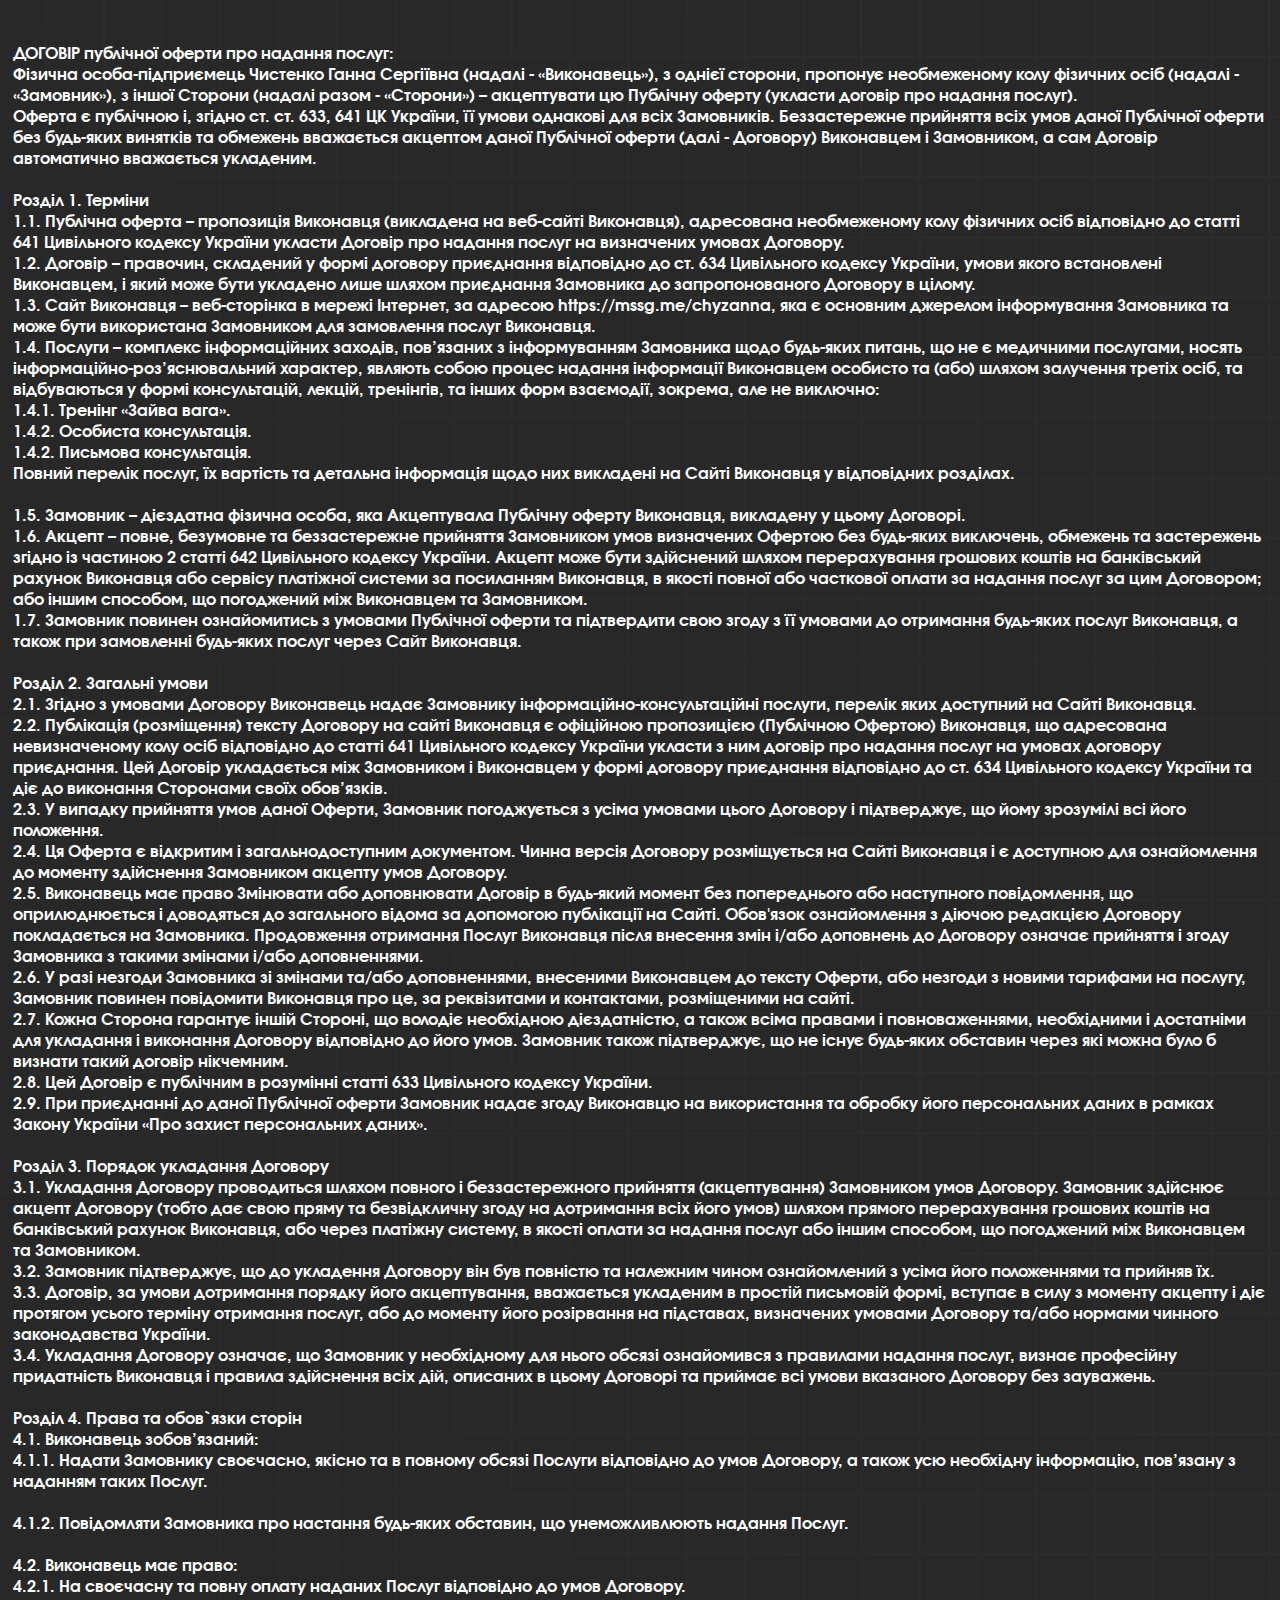
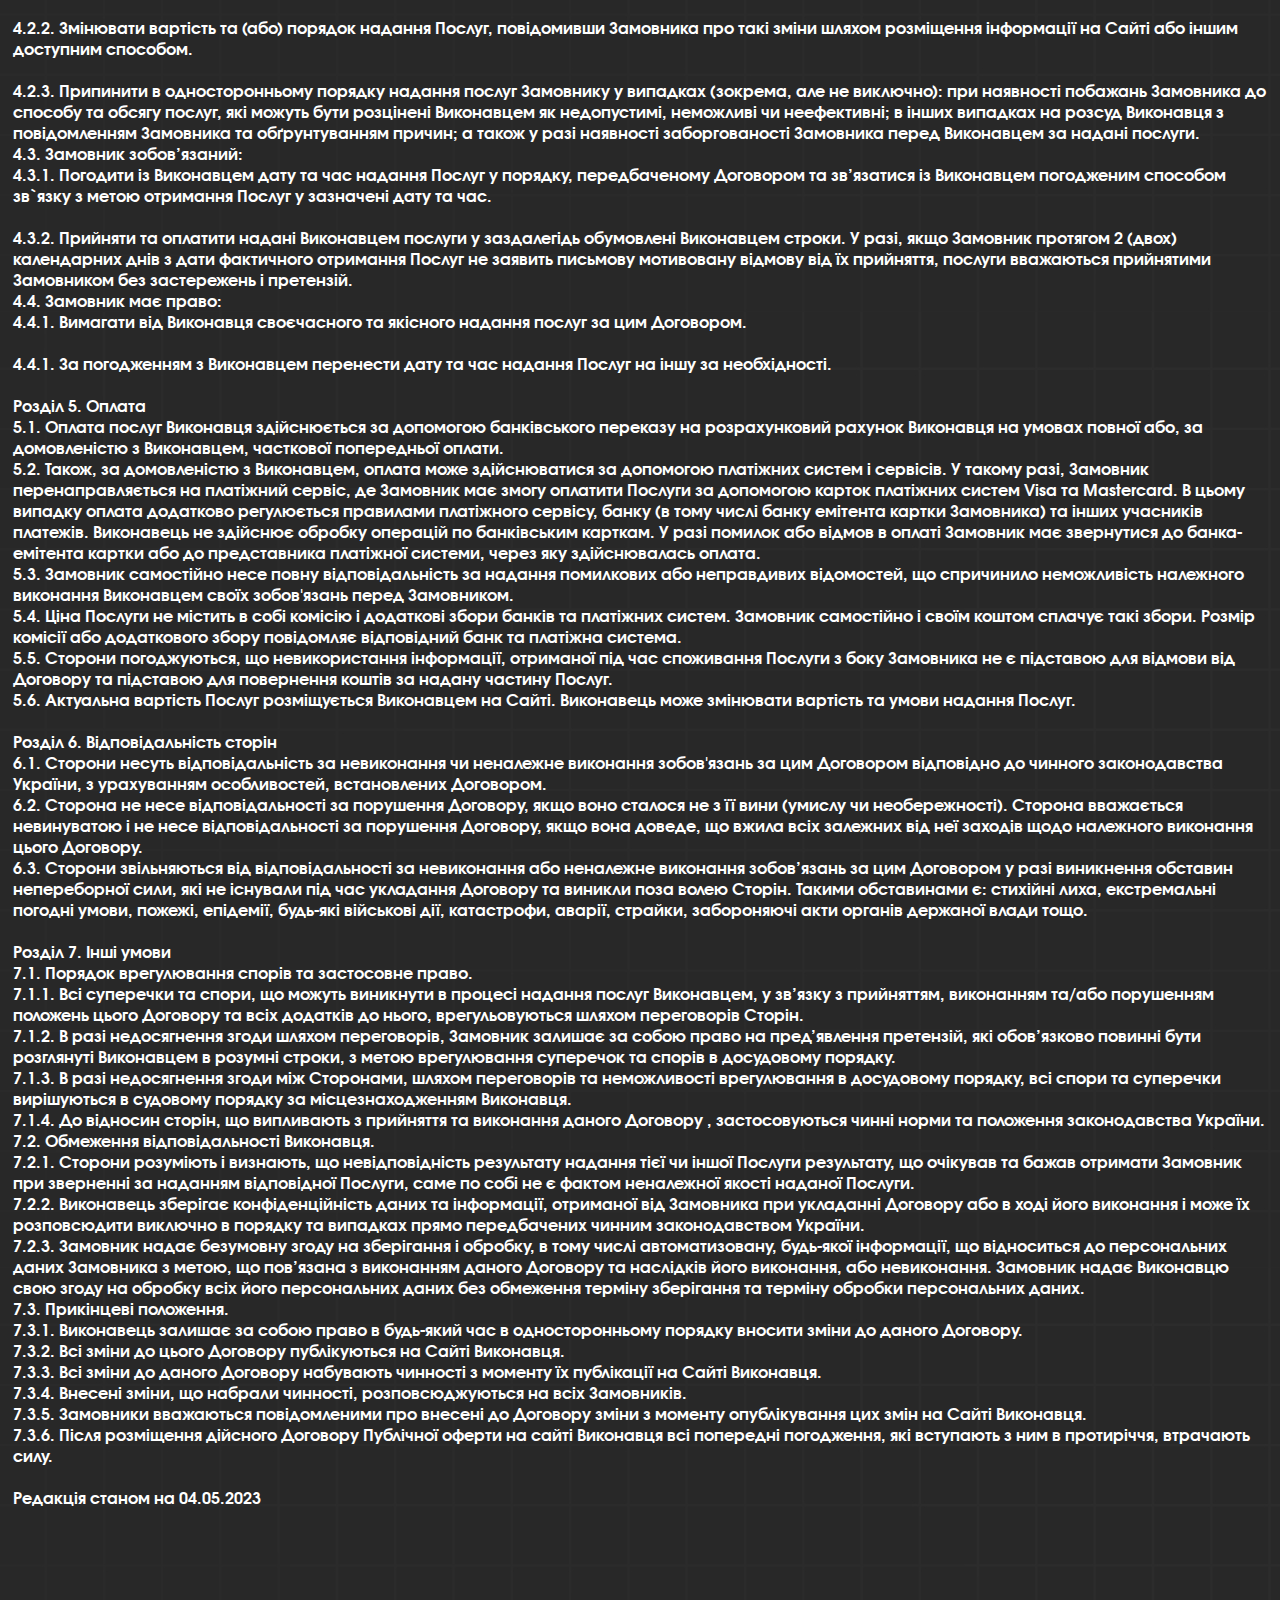
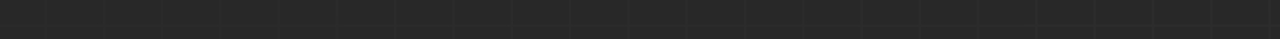
<file: offer.html>
<!DOCTYPE html>
<html lang="en">

<head>
    <meta charset="UTF-8">
    <meta name="viewport" content="width=device-width, initial-scale=1.0">
    <title>Договір оферти</title>
    <link rel="stylesheet" href="./css/style.css">
</head>

<body>
<div class="container document__container">
    <p class="text_1k0 ui-text w-body" data-component="text"><span style="display:block" class="w-text-block "><span
        class="w-text-content"><span class="text-ui-dark-accent-color"
            style="color:var(--ui-dark-accent-color)"><span style="font-weight:bold">ДОГОВІР публічної оферти
                про надання послуг:</span></span></span></span><span style="display:block"
    class="w-text-block "><span class="w-text-content"><span class="text-ui-dark-accent-color"
            style="color:var(--ui-dark-accent-color)">Фізична особа-підприємець Чистенко Ганна Сергіївна (надалі
            - «Виконавець»), з однієї сторони, пропонує необмеженому колу фізичних осіб (надалі - «Замовник»), з
            іншої Сторони (надалі разом - «Сторони») – акцептувати цю Публічну оферту (укласти договір про
            надання послуг).</span></span></span><span style="display:block" class="w-text-block "><span
        class="w-text-content"><span class="text-ui-dark-accent-color"
            style="color:var(--ui-dark-accent-color)">Оферта є публічною і, згідно ст. ст. 633, 641 ЦК України,
            її умови однакові для всіх Замовників. Беззастережне прийняття всіх умов даної Публічної оферти без
            будь-яких винятків та обмежень вважається акцептом даної Публічної оферти (далі - Договору)
            Виконавцем і Замовником, а сам Договір автоматично вважається
            укладеним.</span></span></span><br><span style="display:block" class="w-text-block "><span
        class="w-text-content"><span class="text-ui-dark-accent-color"
            style="color:var(--ui-dark-accent-color)"><span style="font-weight:bold">Розділ 1.
                Терміни</span></span></span></span><span style="display:block" class="w-text-block "><span
        class="w-text-content"><span class="text-ui-dark-accent-color"
            style="color:var(--ui-dark-accent-color)">1.1. Публічна оферта – пропозиція Виконавця (викладена на
            веб-сайті Виконавця), адресована необмеженому колу фізичних осіб відповідно до статті 641 Цивільного
            кодексу України укласти Договір про надання послуг на визначених умовах
            Договору.</span></span></span><span style="display:block" class="w-text-block "><span
        class="w-text-content"><span class="text-ui-dark-accent-color"
            style="color:var(--ui-dark-accent-color)">1.2. Договір – правочин, складений у формі договору
            приєднання відповідно до ст. 634 Цивільного кодексу України, умови якого встановлені Виконавцем, і
            який може бути укладено лише шляхом приєднання Замовника до запропонованого Договору в
            цілому.</span></span></span><span style="display:block" class="w-text-block "><span
        class="w-text-content"><span class="text-ui-dark-accent-color"
            style="color:var(--ui-dark-accent-color)">1.3. Cайт Виконавця – веб-сторінка в мережі Інтернет, за
            адресою https://mssg.me/chyzanna, яка є основним джерелом інформування Замовника та може бути
            використана Замовником для замовлення послуг Виконавця.</span></span></span><span
    style="display:block" class="w-text-block "><span class="w-text-content"><span
            class="text-ui-dark-accent-color" style="color:var(--ui-dark-accent-color)">1.4. Послуги – комплекс
            інформаційних заходів, пов’язаних з інформуванням Замовника щодо будь-яких питань, що не є медичними
            послугами, носять інформаційно-роз’яснювальний характер, являють собою процес надання інформації
            Виконавцем особисто та (або) шляхом залучення третіх осіб, та відбуваються у формі консультацій,
            лекцій, тренінгів, та інших форм взаємодії, зокрема, але не виключно:</span></span></span><span
    style="display:block" class="w-text-block "><span class="w-text-content"><span
            class="text-ui-dark-accent-color" style="color:var(--ui-dark-accent-color)">1.4.1. Тренінг «Зайва
            вага».</span></span></span><span style="display:block" class="w-text-block "><span
        class="w-text-content"><span class="text-ui-dark-accent-color"
            style="color:var(--ui-dark-accent-color)">1.4.2. Особиста консультація.</span></span></span><span
    style="display:block" class="w-text-block "><span class="w-text-content"><span
            class="text-ui-dark-accent-color" style="color:var(--ui-dark-accent-color)">1.4.2. Письмова
            консультація.</span></span></span><span style="display:block" class="w-text-block "><span
        class="w-text-content"><span class="text-ui-dark-accent-color"
            style="color:var(--ui-dark-accent-color)">Повний перелік послуг, їх вартість та детальна інформація
            щодо них викладені на Сайті Виконавця у відповідних розділах.</span></span></span><br><span
    style="display:block" class="w-text-block "><span class="w-text-content"><span
            class="text-ui-dark-accent-color" style="color:var(--ui-dark-accent-color)">1.5. Замовник –
            дієздатна фізична особа, яка Акцептувала Публічну оферту Виконавця, викладену у цьому
            Договорі.</span></span></span><span style="display:block" class="w-text-block "><span
        class="w-text-content"><span class="text-ui-dark-accent-color"
            style="color:var(--ui-dark-accent-color)">1.6. Акцепт – повне, безумовне та беззастережне прийняття
            Замовником умов визначених Офертою без будь-яких виключень, обмежень та застережень згідно із
            частиною 2 статті 642 Цивільного кодексу України. Акцепт може бути здійснений шляхом перерахування
            грошових коштів на банківський рахунок Виконавця або сервісу платіжної системи за посиланням
            Виконавця, в якості повної або часткової оплати за надання послуг за цим Договором; або іншим
            способом, що погоджений між Виконавцем та Замовником.</span></span></span><span
    style="display:block" class="w-text-block "><span class="w-text-content"><span
            class="text-ui-dark-accent-color" style="color:var(--ui-dark-accent-color)">1.7. Замовник повинен
            ознайомитись з умовами Публічної оферти та підтвердити свою згоду з її умовами до отримання
            будь-яких послуг Виконавця, а також при замовленні будь-яких послуг через Сайт
            Виконавця.</span></span></span><br><span style="display:block" class="w-text-block "><span
        class="w-text-content"><span class="text-ui-dark-accent-color"
            style="color:var(--ui-dark-accent-color)"><span style="font-weight:bold">Розділ 2. Загальні
                умови</span></span></span></span><span style="display:block" class="w-text-block "><span
        class="w-text-content"><span class="text-ui-dark-accent-color"
            style="color:var(--ui-dark-accent-color)">2.1. Згідно з умовами Договору Виконавець надає Замовнику
            інформаційно-консультаційні послуги, перелік яких доступний на Сайті
            Виконавця.</span></span></span><span style="display:block" class="w-text-block "><span
        class="w-text-content"><span class="text-ui-dark-accent-color"
            style="color:var(--ui-dark-accent-color)">2.2. Публікація (розміщення) тексту Договору на сайті
            Виконавця є офіційною пропозицією (Публічною Офертою) Виконавця, що адресована невизначеному колу
            осіб відповідно до статті 641 Цивільного кодексу України укласти з ним договір про надання послуг на
            умовах договору приєднання. Цей Договір укладається між Замовником і Виконавцем у формі договору
            приєднання відповідно до ст. 634 Цивільного кодексу України та діє до виконання Сторонами своїх
            обов’язків.</span></span></span><span style="display:block" class="w-text-block "><span
        class="w-text-content"><span class="text-ui-dark-accent-color"
            style="color:var(--ui-dark-accent-color)">2.3. У випадку прийняття умов даної Оферти, Замовник
            погоджується з усіма умовами цього Договору і підтверджує, що йому зрозумілі всі його
            положення.</span></span></span><span style="display:block" class="w-text-block "><span
        class="w-text-content"><span class="text-ui-dark-accent-color"
            style="color:var(--ui-dark-accent-color)">2.4. Ця Оферта є відкритим і загальнодоступним документом.
            Чинна версія Договору розміщується на Сайті Виконавця і є доступною для ознайомлення до моменту
            здійснення Замовником акцепту умов Договору. </span></span></span><span style="display:block"
    class="w-text-block "><span class="w-text-content"><span class="text-ui-dark-accent-color"
            style="color:var(--ui-dark-accent-color)">2.5. Виконавець має право Змінювати або доповнювати
            Договір в будь-який момент без попереднього або наступного повідомлення, що оприлюднюється і
            доводяться до загального відома за допомогою публікації на Сайті. Обов'язок ознайомлення з діючою
            редакцією Договору покладається на Замовника. Продовження отримання Послуг Виконавця після внесення
            змін і/або доповнень до Договору означає прийняття і згоду Замовника з такими змінами і/або
            доповненнями.</span></span></span><span style="display:block" class="w-text-block "><span
        class="w-text-content"><span class="text-ui-dark-accent-color"
            style="color:var(--ui-dark-accent-color)">2.6. У разі незгоди Замовника зі змінами та/або
            доповненнями, внесеними Виконавцем до тексту Оферти, або незгоди з новими тарифами на послугу,
            Замовник повинен повідомити Виконавця про це, за реквізитами и контактами, розміщеними на
            сайті.</span></span></span><span style="display:block" class="w-text-block "><span
        class="w-text-content"><span class="text-ui-dark-accent-color"
            style="color:var(--ui-dark-accent-color)">2.7. Кожна Сторона гарантує іншій Стороні, що володіє
            необхідною дієздатністю, а також всіма правами і повноваженнями, необхідними і достатніми для
            укладання і виконання Договору відповідно до його умов. Замовник також підтверджує, що не існує
            будь-яких обставин через які можна було б визнати такий договір нікчемним.</span></span></span><span
    style="display:block" class="w-text-block "><span class="w-text-content"><span
            class="text-ui-dark-accent-color" style="color:var(--ui-dark-accent-color)">2.8. Цей Договір є
            публічним в розумінні статті 633 Цивільного кодексу України.</span></span></span><span
    style="display:block" class="w-text-block "><span class="w-text-content"><span
            class="text-ui-dark-accent-color" style="color:var(--ui-dark-accent-color)">2.9. При приєднанні до
            даної Публічної оферти Замовник надає згоду Виконавцю на використання та обробку його персональних
            даних в рамках Закону України «Про захист персональних даних».</span></span></span><br><span
    style="display:block" class="w-text-block "><span class="w-text-content"><span
            class="text-ui-dark-accent-color" style="color:var(--ui-dark-accent-color)"><span
                style="font-weight:bold">Розділ 3. Порядок укладання Договору</span></span></span></span><span
    style="display:block" class="w-text-block "><span class="w-text-content"><span
            class="text-ui-dark-accent-color" style="color:var(--ui-dark-accent-color)">3.1. Укладання Договору
            проводиться шляхом повного і беззастережного прийняття (акцептування) Замовником умов Договору.
            Замовник здійснює акцепт Договору (тобто дає свою пряму та безвідкличну згоду на дотримання всіх
            його умов) шляхом прямого перерахування грошових коштів на банківський рахунок Виконавця, або через
            платіжну систему, в якості оплати за надання послуг або іншим способом, що погоджений між Виконавцем
            та Замовником.</span></span></span><span style="display:block" class="w-text-block "><span
        class="w-text-content"><span class="text-ui-dark-accent-color"
            style="color:var(--ui-dark-accent-color)">3.2. Замовник підтверджує, що до укладення Договору він
            був повністю та належним чином ознайомлений з усіма його положеннями та прийняв
            їх.</span></span></span><span style="display:block" class="w-text-block "><span
        class="w-text-content"><span class="text-ui-dark-accent-color"
            style="color:var(--ui-dark-accent-color)">3.3. Договір, за умови дотримання порядку його
            акцептування, вважається укладеним в простій письмовій формі, вступає в силу з моменту акцепту і діє
            протягом усього терміну отримання послуг, або до моменту його розірвання на підставах, визначених
            умовами Договору та/або нормами чинного законодавства України. </span></span></span><span
    style="display:block" class="w-text-block "><span class="w-text-content"><span
            class="text-ui-dark-accent-color" style="color:var(--ui-dark-accent-color)">3.4. Укладання Договору
            означає, що Замовник у необхідному для нього обсязі ознайомився з правилами надання послуг, визнає
            професійну придатність Виконавця і правила здійснення всіх дій, описаних в цьому Договорі та приймає
            всі умови вказаного Договору без зауважень.</span></span></span><br><span style="display:block"
    class="w-text-block "><span class="w-text-content"><span class="text-ui-dark-accent-color"
            style="color:var(--ui-dark-accent-color)"><span style="font-weight:bold">Розділ 4. Права та
                обов`язки сторін</span></span></span></span><span style="display:block"
    class="w-text-block "><span class="w-text-content"><span class="text-ui-dark-accent-color"
            style="color:var(--ui-dark-accent-color)">4.1. Виконавець зобов’язаний:</span></span></span><span
    style="display:block" class="w-text-block "><span class="w-text-content"><span
            class="text-ui-dark-accent-color" style="color:var(--ui-dark-accent-color)">4.1.1. Надати Замовнику
            своєчасно, якісно та в повному обсязі Послуги відповідно до умов Договору, а також усю необхідну
            інформацію, пов’язану з наданням таких Послуг.</span></span></span><br><span style="display:block"
    class="w-text-block "><span class="w-text-content"><span class="text-ui-dark-accent-color"
            style="color:var(--ui-dark-accent-color)">4.1.2. Повідомляти Замовника про настання будь-яких
            обставин, що унеможливлюють надання Послуг.</span></span></span><br><span style="display:block"
    class="w-text-block "><span class="w-text-content"><span class="text-ui-dark-accent-color"
            style="color:var(--ui-dark-accent-color)">4.2. Виконавець має право:</span></span></span><span
    style="display:block" class="w-text-block "><span class="w-text-content"><span
            class="text-ui-dark-accent-color" style="color:var(--ui-dark-accent-color)">4.2.1. На своєчасну та
            повну оплату наданих Послуг відповідно до умов Договору.</span></span></span><br><span
    style="display:block" class="w-text-block "><span class="w-text-content"><span
            class="text-ui-dark-accent-color" style="color:var(--ui-dark-accent-color)">4.2.2. Змінювати
            вартість та (або) порядок надання Послуг, повідомивши Замовника про такі зміни шляхом розміщення
            інформації на Сайті або іншим доступним способом. </span></span></span><br><span
    style="display:block" class="w-text-block "><span class="w-text-content"><span
            class="text-ui-dark-accent-color" style="color:var(--ui-dark-accent-color)">4.2.3. Припинити в
            односторонньому порядку надання послуг Замовнику у випадках (зокрема, але не виключно): при
            наявності побажань Замовника до способу та обсягу послуг, які можуть бути розцінені Виконавцем як
            недопустимі, неможливі чи неефективні; в інших випадках на розсуд Виконавця з повідомленням
            Замовника та обґрунтуванням причин; а також у разі наявності заборгованості Замовника перед
            Виконавцем за надані послуги. </span></span></span><span style="display:block"
    class="w-text-block "><span class="w-text-content"><span class="text-ui-dark-accent-color"
            style="color:var(--ui-dark-accent-color)">4.3. Замовник зобов’язаний:</span></span></span><span
    style="display:block" class="w-text-block "><span class="w-text-content"><span
            class="text-ui-dark-accent-color" style="color:var(--ui-dark-accent-color)">4.3.1. Погодити із
            Виконавцем дату та час надання Послуг у порядку, передбаченому Договором та зв’язатися із Виконавцем
            погодженим способом зв`язку з метою отримання Послуг у зазначені дату та
            час.</span></span></span><br><span style="display:block" class="w-text-block "><span
        class="w-text-content"><span class="text-ui-dark-accent-color"
            style="color:var(--ui-dark-accent-color)">4.3.2. Прийняти та оплатити надані Виконавцем послуги у
            заздалегідь обумовлені Виконавцем строки. У разі, якщо Замовник протягом 2 (двох) календарних днів з
            дати фактичного отримання Послуг не заявить письмову мотивовану відмову від їх прийняття, послуги
            вважаються прийнятими Замовником без застережень і претензій.</span></span></span><span
    style="display:block" class="w-text-block "><span class="w-text-content"><span
            class="text-ui-dark-accent-color" style="color:var(--ui-dark-accent-color)">4.4. Замовник має
            право:</span></span></span><span style="display:block" class="w-text-block "><span
        class="w-text-content"><span class="text-ui-dark-accent-color"
            style="color:var(--ui-dark-accent-color)">4.4.1. Вимагати від Виконавця своєчасного та якісного
            надання послуг за цим Договором.</span></span></span><br><span style="display:block"
    class="w-text-block "><span class="w-text-content"><span class="text-ui-dark-accent-color"
            style="color:var(--ui-dark-accent-color)">4.4.1. За погодженням з Виконавцем перенести дату та час
            надання Послуг на іншу за необхідності.</span></span></span><br><span style="display:block"
    class="w-text-block "><span class="w-text-content"><span class="text-ui-dark-accent-color"
            style="color:var(--ui-dark-accent-color)"><span style="font-weight:bold">Розділ 5. Оплата
            </span></span></span></span><span style="display:block" class="w-text-block "><span
        class="w-text-content"><span class="text-ui-dark-accent-color"
            style="color:var(--ui-dark-accent-color)">5.1. Оплата послуг Виконавця здійснюється за допомогою
            банківського переказу на розрахунковий рахунок Виконавця на умовах повної або, за домовленістю з
            Виконавцем, часткової попередньої оплати. </span></span></span><span style="display:block"
    class="w-text-block "><span class="w-text-content"><span class="text-ui-dark-accent-color"
            style="color:var(--ui-dark-accent-color)">5.2. Також, за домовленістю з Виконавцем, оплата може
            здійснюватися за допомогою платіжних систем і сервісів. У такому разі, Замовник перенаправляється на
            платіжний сервіс, де Замовник має змогу оплатити Послуги за допомогою карток платіжних систем Visa
            та Mastercard. В цьому випадку оплата додатково регулюється правилами платіжного сервісу, банку (в
            тому числі банку емітента картки Замовника) та інших учасників платежів. Виконавець не здійснює
            обробку операцій по банківським карткам. У разі помилок або відмов в оплаті Замовник має звернутися
            до банка-емітента картки або до представника платіжної системи, через яку здійснювалась оплата.
        </span></span></span><span style="display:block" class="w-text-block "><span
        class="w-text-content"><span class="text-ui-dark-accent-color"
            style="color:var(--ui-dark-accent-color)">5.3. Замовник самостійно несе повну відповідальність за
            надання помилкових або неправдивих відомостей, що спричинило неможливість належного виконання
            Виконавцем своїх зобов'язань перед Замовником. </span></span></span><span style="display:block"
    class="w-text-block "><span class="w-text-content"><span class="text-ui-dark-accent-color"
            style="color:var(--ui-dark-accent-color)">5.4. Ціна Послуги не містить в собі комісію і додаткові
            збори банків та платіжних систем. Замовник самостійно і своїм коштом сплачує такі збори. Розмір
            комісії або додаткового збору повідомляє відповідний банк та платіжна система.
        </span></span></span><span style="display:block" class="w-text-block "><span
        class="w-text-content"><span class="text-ui-dark-accent-color"
            style="color:var(--ui-dark-accent-color)">5.5. Сторони погоджуються, що невикористання інформації,
            отриманої під час споживання Послуги з боку Замовника не є підставою для відмови від Договору та
            підставою для повернення коштів за надану частину Послуг.</span></span></span><span
    style="display:block" class="w-text-block "><span class="w-text-content"><span
            class="text-ui-dark-accent-color" style="color:var(--ui-dark-accent-color)">5.6. Актуальна вартість
            Послуг розміщується Виконавцем на Сайті. Виконавець може змінювати вартість та умови надання
            Послуг.</span></span></span><br><span style="display:block" class="w-text-block "><span
        class="w-text-content"><span class="text-ui-dark-accent-color"
            style="color:var(--ui-dark-accent-color)"><span style="font-weight:bold">Розділ 6. Відповідальність
                сторін</span></span></span></span><span style="display:block" class="w-text-block "><span
        class="w-text-content"><span class="text-ui-dark-accent-color"
            style="color:var(--ui-dark-accent-color)">6.1. Сторони несуть відповідальність за невиконання чи
            неналежне виконання зобов'язань за цим Договором відповідно до чинного законодавства України, з
            урахуванням особливостей, встановлених Договором.</span></span></span><span style="display:block"
    class="w-text-block "><span class="w-text-content"><span class="text-ui-dark-accent-color"
            style="color:var(--ui-dark-accent-color)">6.2. Сторона не несе відповідальності за порушення
            Договору, якщо воно сталося не з її вини (умислу чи необережності). Сторона вважається невинуватою і
            не несе відповідальності за порушення Договору, якщо вона доведе, що вжила всіх залежних від неї
            заходів щодо належного виконання цього Договору.</span></span></span><span style="display:block"
    class="w-text-block "><span class="w-text-content"><span class="text-ui-dark-accent-color"
            style="color:var(--ui-dark-accent-color)">6.3. Сторони звільняються від відповідальності за
            невиконання або неналежне виконання зобов’язань за цим Договором у разі виникнення обставин
            непереборної сили, які не існували під час укладання Договору та виникли поза волею Сторін. Такими
            обставинами є: стихійні лиха, екстремальні погодні умови, пожежі, епідемії, будь-які військові дії,
            катастрофи, аварії, страйки, забороняючі акти органів держаної влади
            тощо.</span></span></span><br><span style="display:block" class="w-text-block "><span
        class="w-text-content"><span class="text-ui-dark-accent-color"
            style="color:var(--ui-dark-accent-color)"><span style="font-weight:bold">Розділ 7. Інші
                умови</span></span></span></span><span style="display:block" class="w-text-block "><span
        class="w-text-content"><span class="text-ui-dark-accent-color"
            style="color:var(--ui-dark-accent-color)">7.1. Порядок врегулювання спорів та застосовне
            право.</span></span></span><span style="display:block" class="w-text-block "><span
        class="w-text-content"><span class="text-ui-dark-accent-color"
            style="color:var(--ui-dark-accent-color)">7.1.1. Всі суперечки та спори, що можуть виникнути в
            процесі надання послуг Виконавцем, у зв’язку з прийняттям, виконанням та/або порушенням положень
            цього Договору та всіх додатків до нього, врегульовуються шляхом переговорів
            Сторін.</span></span></span><span style="display:block" class="w-text-block "><span
        class="w-text-content"><span class="text-ui-dark-accent-color"
            style="color:var(--ui-dark-accent-color)">7.1.2. В разі недосягнення згоди шляхом переговорів,
            Замовник залишає за собою право на пред’явлення претензій, які обов’язково повинні бути розглянуті
            Виконавцем в розумні строки, з метою врегулювання суперечок та спорів в досудовому
            порядку.</span></span></span><span style="display:block" class="w-text-block "><span
        class="w-text-content"><span class="text-ui-dark-accent-color"
            style="color:var(--ui-dark-accent-color)">7.1.3. В разі недосягнення згоди між Сторонами, шляхом
            переговорів та неможливості врегулювання в досудовому порядку, всі спори та суперечки вирішуються в
            судовому порядку за місцезнаходженням Виконавця.</span></span></span><span style="display:block"
    class="w-text-block "><span class="w-text-content"><span class="text-ui-dark-accent-color"
            style="color:var(--ui-dark-accent-color)">7.1.4. До відносин сторін, що випливають з прийняття та
            виконання даного Договору , застосовуються чинні норми та положення законодавства
            України.</span></span></span><span style="display:block" class="w-text-block "><span
        class="w-text-content"><span class="text-ui-dark-accent-color"
            style="color:var(--ui-dark-accent-color)">7.2. Обмеження відповідальності
            Виконавця.</span></span></span><span style="display:block" class="w-text-block "><span
        class="w-text-content"><span class="text-ui-dark-accent-color"
            style="color:var(--ui-dark-accent-color)">7.2.1. Сторони розуміють і визнають, що невідповідність
            результату надання тієї чи іншої Послуги результату, що очікував та бажав отримати Замовник при
            зверненні за наданням відповідної Послуги, саме по собі не є фактом неналежної якості наданої
            Послуги.</span></span></span><span style="display:block" class="w-text-block "><span
        class="w-text-content"><span class="text-ui-dark-accent-color"
            style="color:var(--ui-dark-accent-color)">7.2.2. Виконавець зберігає конфіденційність даних та
            інформації, отриманої від Замовника при укладанні Договору або в ході його виконання і може їх
            розповсюдити виключно в порядку та випадках прямо передбачених чинним законодавством
            України.</span></span></span><span style="display:block" class="w-text-block "><span
        class="w-text-content"><span class="text-ui-dark-accent-color"
            style="color:var(--ui-dark-accent-color)">7.2.3. Замовник надає безумовну згоду на зберігання і
            обробку, в тому числі автоматизовану, будь-якої інформації, що відноситься до персональних даних
            Замовника з метою, що пов’язана з виконанням даного Договору та наслідків його виконання, або
            невиконання. Замовник надає Виконавцю свою згоду на обробку всіх його персональних даних без
            обмеження терміну зберігання та терміну обробки персональних даних.</span></span></span><span
    style="display:block" class="w-text-block "><span class="w-text-content"><span
            class="text-ui-dark-accent-color" style="color:var(--ui-dark-accent-color)">7.3. Прикінцеві
            положення.</span></span></span><span style="display:block" class="w-text-block "><span
        class="w-text-content"><span class="text-ui-dark-accent-color"
            style="color:var(--ui-dark-accent-color)">7.3.1. Виконавець залишає за собою право в будь-який час в
            односторонньому порядку вносити зміни до даного Договору.</span></span></span><span
    style="display:block" class="w-text-block "><span class="w-text-content"><span
            class="text-ui-dark-accent-color" style="color:var(--ui-dark-accent-color)">7.3.2. Всі зміни до
            цього Договору публікуються на Сайті Виконавця.</span></span></span><span style="display:block"
    class="w-text-block "><span class="w-text-content"><span class="text-ui-dark-accent-color"
            style="color:var(--ui-dark-accent-color)">7.3.3. Всі зміни до даного Договору набувають чинності з
            моменту їх публікації на Сайті Виконавця.</span></span></span><span style="display:block"
    class="w-text-block "><span class="w-text-content"><span class="text-ui-dark-accent-color"
            style="color:var(--ui-dark-accent-color)">7.3.4. Внесені зміни, що набрали чинності,
            розповсюджуються на всіх Замовників.</span></span></span><span style="display:block"
    class="w-text-block "><span class="w-text-content"><span class="text-ui-dark-accent-color"
            style="color:var(--ui-dark-accent-color)">7.3.5. Замовники вважаються повідомленими про внесені до
            Договору зміни з моменту опублікування цих змін на Сайті Виконавця.</span></span></span><span
    style="display:block" class="w-text-block "><span class="w-text-content"><span
            class="text-ui-dark-accent-color" style="color:var(--ui-dark-accent-color)">7.3.6. Після розміщення
            дійсного Договору Публічної оферти на сайті Виконавця всі попередні погодження, які вступають з ним
            в протиріччя, втрачають силу.</span></span></span><br><span style="display:block"
    class="w-text-block "><span class="w-text-content"><span class="text-ui-dark-accent-color"
            style="color:var(--ui-dark-accent-color)">Редакція станом на
            04.05.2023</span></span></span><br><br><br><br></p>
</div>
</body>

</html>
</file>
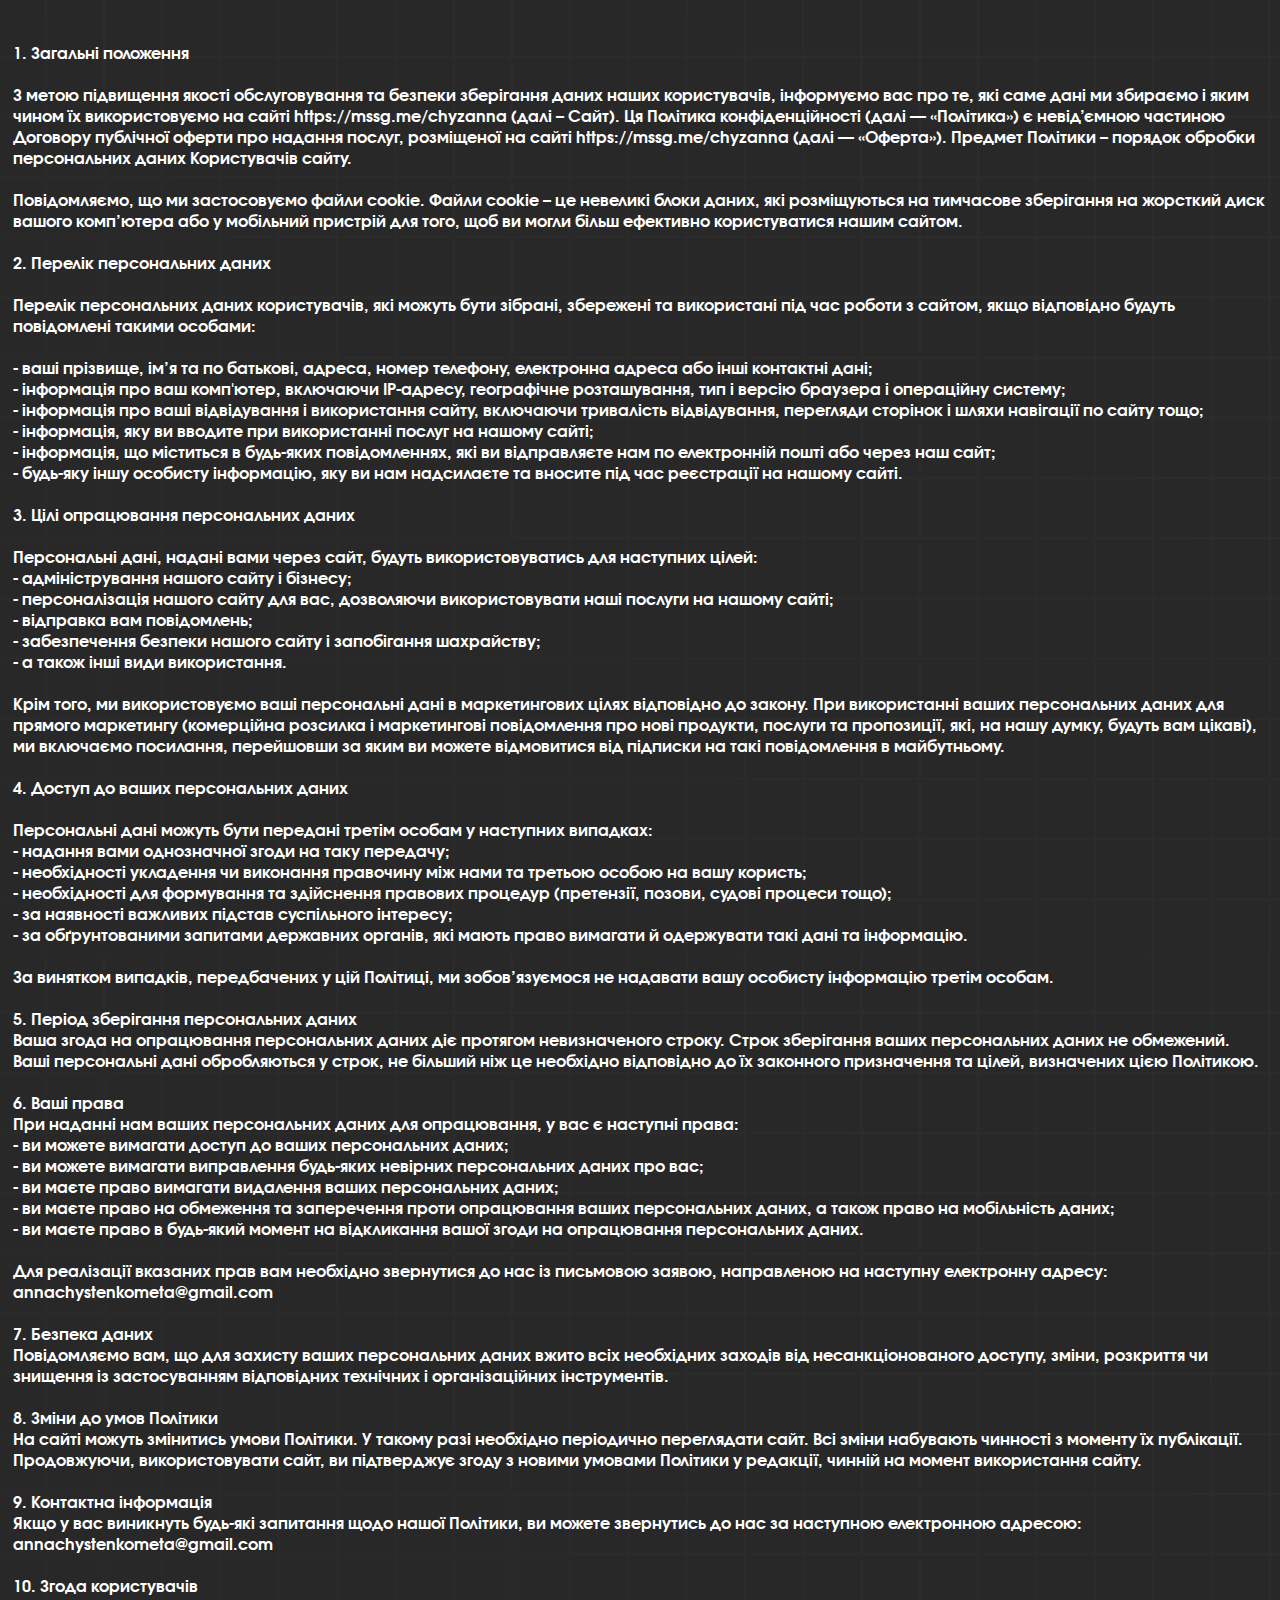
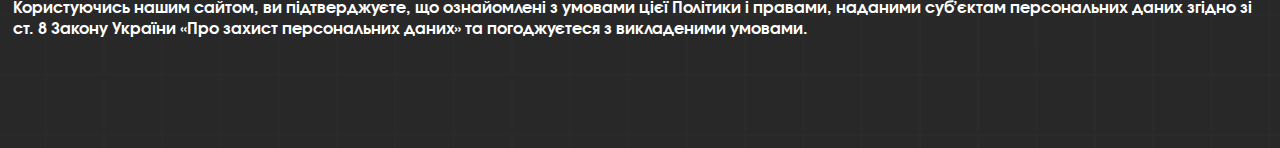
<file: politika-konfidenciynosti.html>
<!DOCTYPE html>
<html lang="en">

<head>
    <meta charset="UTF-8">
    <meta name="viewport" content="width=device-width, initial-scale=1.0">
    <title>Договір оферти</title>
    <link rel="stylesheet" href="./css/style.css">
</head>

<body>
    <div class="container document__container">
        <p class="text_1k0 ui-text w-body" data-component="text" data-replace="true"><span style="display:block"
                class="w-text-block "><span class="w-text-content"><span class="text-ui-dark-accent-color"
                        style="color:var(--ui-dark-accent-color)"><span style="font-weight:bold">1. Загальні
                            положення</span></span></span></span><br><span style="display:block"
                class="w-text-block "><span class="w-text-content"><span class="text-ui-dark-accent-color"
                        style="color:var(--ui-dark-accent-color)">З метою підвищення якості обслуговування та безпеки
                        зберігання даних наших користувачів, інформуємо вас про те, які саме дані ми збираємо і яким
                        чином їх використовуємо на сайті https://mssg.me/chyzanna (далі – Сайт). Ця Політика
                        конфіденційності (далі — «Політика») є невід’ємною частиною Договору публічної оферти про
                        надання послуг, розміщеної на сайті https://mssg.me/chyzanna (далі — «Оферта»). Предмет Політики
                        – порядок обробки персональних даних Користувачів сайту.</span></span></span><br><span
                style="display:block" class="w-text-block "><span class="w-text-content"><span
                        class="text-ui-dark-accent-color" style="color:var(--ui-dark-accent-color)">Повідомляємо, що ми
                        застосовуємо файли сookie. Файли сookie – це невеликі блоки даних, які розміщуються на тимчасове
                        зберігання на жорсткий диск вашого комп’ютера або у мобільний пристрій для того, щоб ви могли
                        більш ефективно користуватися нашим сайтом. </span></span></span><br><span style="display:block"
                class="w-text-block "><span class="w-text-content"><span class="text-ui-dark-accent-color"
                        style="color:var(--ui-dark-accent-color)"><span style="font-weight:bold">2. Перелік персональних
                            даних</span></span></span></span><br><span style="display:block" class="w-text-block "><span
                    class="w-text-content"><span class="text-ui-dark-accent-color"
                        style="color:var(--ui-dark-accent-color)">Перелік персональних даних користувачів, які можуть
                        бути зібрані, збережені та використані під час роботи з сайтом, якщо відповідно будуть
                        повідомлені такими особами:</span></span></span><br><span style="display:block"
                class="w-text-block "><span class="w-text-content"><span class="text-ui-dark-accent-color"
                        style="color:var(--ui-dark-accent-color)">- ваші прізвище, ім’я та по батькові, адреса, номер
                        телефону, електронна адреса або інші контактні дані;</span></span></span><span
                style="display:block" class="w-text-block "><span class="w-text-content"><span
                        class="text-ui-dark-accent-color" style="color:var(--ui-dark-accent-color)">- інформація про ваш
                        комп'ютер, включаючи IP-адресу, географічне розташування, тип і версію браузера і операційну
                        систему;</span></span></span><span style="display:block" class="w-text-block "><span
                    class="w-text-content"><span class="text-ui-dark-accent-color"
                        style="color:var(--ui-dark-accent-color)">- інформація про ваші відвідування і використання
                        сайту, включаючи тривалість відвідування, перегляди сторінок і шляхи навігації по сайту
                        тощо;</span></span></span><span style="display:block" class="w-text-block "><span
                    class="w-text-content"><span class="text-ui-dark-accent-color"
                        style="color:var(--ui-dark-accent-color)">- інформація, яку ви вводите при використанні послуг
                        на нашому сайті;</span></span></span><span style="display:block" class="w-text-block "><span
                    class="w-text-content"><span class="text-ui-dark-accent-color"
                        style="color:var(--ui-dark-accent-color)">- інформація, що міститься в будь-яких повідомленнях,
                        які ви відправляєте нам по електронній пошті або через наш сайт;</span></span></span><span
                style="display:block" class="w-text-block "><span class="w-text-content"><span
                        class="text-ui-dark-accent-color" style="color:var(--ui-dark-accent-color)">- будь-яку іншу
                        особисту інформацію, яку ви нам надсилаєте та вносите під час реєстрації на нашому
                        сайті.</span></span></span><br><span style="display:block" class="w-text-block "><span
                    class="w-text-content"><span class="text-ui-dark-accent-color"
                        style="color:var(--ui-dark-accent-color)"><span style="font-weight:bold">3. Цілі опрацювання
                            персональних даних</span></span></span></span><br><span style="display:block"
                class="w-text-block "><span class="w-text-content"><span class="text-ui-dark-accent-color"
                        style="color:var(--ui-dark-accent-color)">Персональні дані, надані вами через сайт, будуть
                        використовуватись для наступних цілей:</span></span></span><span style="display:block"
                class="w-text-block "><span class="w-text-content"><span class="text-ui-dark-accent-color"
                        style="color:var(--ui-dark-accent-color)">- адміністрування нашого сайту і
                        бізнесу;</span></span></span><span style="display:block" class="w-text-block "><span
                    class="w-text-content"><span class="text-ui-dark-accent-color"
                        style="color:var(--ui-dark-accent-color)">- персоналізація нашого сайту для вас, дозволяючи
                        використовувати наші послуги на нашому сайті;</span></span></span><span style="display:block"
                class="w-text-block "><span class="w-text-content"><span class="text-ui-dark-accent-color"
                        style="color:var(--ui-dark-accent-color)">- відправка вам повідомлень;</span></span></span><span
                style="display:block" class="w-text-block "><span class="w-text-content"><span
                        class="text-ui-dark-accent-color" style="color:var(--ui-dark-accent-color)">- забезпечення
                        безпеки нашого сайту і запобігання шахрайству;</span></span></span><span style="display:block"
                class="w-text-block "><span class="w-text-content"><span class="text-ui-dark-accent-color"
                        style="color:var(--ui-dark-accent-color)">- а також інші види
                        використання.</span></span></span><br><span style="display:block" class="w-text-block "><span
                    class="w-text-content"><span class="text-ui-dark-accent-color"
                        style="color:var(--ui-dark-accent-color)">Крім того, ми використовуємо ваші персональні дані в
                        маркетингових цілях відповідно до закону. При використанні ваших персональних даних для прямого
                        маркетингу (комерційна розсилка і маркетингові повідомлення про нові продукти, послуги та
                        пропозиції, які, на нашу думку, будуть вам цікаві), ми включаємо посилання, перейшовши за яким
                        ви можете відмовитися від підписки на такі повідомлення в
                        майбутньому.</span></span></span><br><span style="display:block" class="w-text-block "><span
                    class="w-text-content"><span class="text-ui-dark-accent-color"
                        style="color:var(--ui-dark-accent-color)"><span style="font-weight:bold">4. Доступ до ваших
                            персональних даних</span></span></span></span><br><span style="display:block"
                class="w-text-block "><span class="w-text-content"><span class="text-ui-dark-accent-color"
                        style="color:var(--ui-dark-accent-color)">Персональні дані можуть бути передані третім особам у
                        наступних випадках:</span></span></span><span style="display:block" class="w-text-block "><span
                    class="w-text-content"><span class="text-ui-dark-accent-color"
                        style="color:var(--ui-dark-accent-color)">- надання вами однозначної згоди на таку
                        передачу;</span></span></span><span style="display:block" class="w-text-block "><span
                    class="w-text-content"><span class="text-ui-dark-accent-color"
                        style="color:var(--ui-dark-accent-color)">- необхідності укладення чи виконання правочину між
                        нами та третьою особою на вашу користь;</span></span></span><span style="display:block"
                class="w-text-block "><span class="w-text-content"><span class="text-ui-dark-accent-color"
                        style="color:var(--ui-dark-accent-color)">- необхідності для формування та здійснення правових
                        процедур (претензії, позови, судові процеси тощо);</span></span></span><span
                style="display:block" class="w-text-block "><span class="w-text-content"><span
                        class="text-ui-dark-accent-color" style="color:var(--ui-dark-accent-color)">- за наявності
                        важливих підстав суспільного інтересу;</span></span></span><span style="display:block"
                class="w-text-block "><span class="w-text-content"><span class="text-ui-dark-accent-color"
                        style="color:var(--ui-dark-accent-color)">- за обґрунтованими запитами державних органів, які
                        мають право вимагати й одержувати такі дані та інформацію.</span></span></span><br><span
                style="display:block" class="w-text-block "><span class="w-text-content"><span
                        class="text-ui-dark-accent-color" style="color:var(--ui-dark-accent-color)">За винятком
                        випадків, передбачених у цій Політиці, ми зобов’язуємося не надавати вашу особисту інформацію
                        третім особам.</span></span></span><br><span style="display:block" class="w-text-block "><span
                    class="w-text-content"><span class="text-ui-dark-accent-color"
                        style="color:var(--ui-dark-accent-color)"><span style="font-weight:bold">5. Період зберігання
                            персональних даних</span></span></span></span><span style="display:block"
                class="w-text-block "><span class="w-text-content"><span class="text-ui-dark-accent-color"
                        style="color:var(--ui-dark-accent-color)">Ваша згода на опрацювання персональних даних діє
                        протягом невизначеного строку. Строк зберігання ваших персональних даних не обмежений. Ваші
                        персональні дані обробляються у строк, не більший ніж це необхідно відповідно до їх законного
                        призначення та цілей, визначених цією Політикою.</span></span></span><br><span
                style="display:block" class="w-text-block "><span class="w-text-content"><span
                        class="text-ui-dark-accent-color" style="color:var(--ui-dark-accent-color)"><span
                            style="font-weight:bold">6. Ваші права</span></span></span></span><span
                style="display:block" class="w-text-block "><span class="w-text-content"><span
                        class="text-ui-dark-accent-color" style="color:var(--ui-dark-accent-color)">При наданні нам
                        ваших персональних даних для опрацювання, у вас є наступні права:</span></span></span><span
                style="display:block" class="w-text-block "><span class="w-text-content"><span
                        class="text-ui-dark-accent-color" style="color:var(--ui-dark-accent-color)">- ви можете вимагати
                        доступ до ваших персональних даних;</span></span></span><span style="display:block"
                class="w-text-block "><span class="w-text-content"><span class="text-ui-dark-accent-color"
                        style="color:var(--ui-dark-accent-color)">- ви можете вимагати виправлення будь-яких невірних
                        персональних даних про вас;</span></span></span><span style="display:block"
                class="w-text-block "><span class="w-text-content"><span class="text-ui-dark-accent-color"
                        style="color:var(--ui-dark-accent-color)">- ви маєте право вимагати видалення ваших персональних
                        даних;</span></span></span><span style="display:block" class="w-text-block "><span
                    class="w-text-content"><span class="text-ui-dark-accent-color"
                        style="color:var(--ui-dark-accent-color)">- ви маєте право на обмеження та заперечення проти
                        опрацювання ваших персональних даних, а також право на мобільність
                        даних;</span></span></span><span style="display:block" class="w-text-block "><span
                    class="w-text-content"><span class="text-ui-dark-accent-color"
                        style="color:var(--ui-dark-accent-color)">- ви маєте право в будь-який момент на відкликання
                        вашої згоди на опрацювання персональних даних.</span></span></span><br><span
                style="display:block" class="w-text-block "><span class="w-text-content"><span
                        class="text-ui-dark-accent-color" style="color:var(--ui-dark-accent-color)">Для реалізації
                        вказаних прав вам необхідно звернутися до нас із письмовою заявою, направленою на наступну
                        електронну адресу: annachystenkometa@gmail.com</span></span></span><br><span
                style="display:block" class="w-text-block "><span class="w-text-content"><span
                        class="text-ui-dark-accent-color" style="color:var(--ui-dark-accent-color)"><span
                            style="font-weight:bold">7. Безпека даних</span></span></span></span><span
                style="display:block" class="w-text-block "><span class="w-text-content"><span
                        class="text-ui-dark-accent-color" style="color:var(--ui-dark-accent-color)">Повідомляємо вам, що
                        для захисту ваших персональних даних вжито всіх необхідних заходів від несанкціонованого
                        доступу, зміни, розкриття чи знищення із застосуванням відповідних технічних і організаційних
                        інструментів. </span></span></span><br><span style="display:block" class="w-text-block "><span
                    class="w-text-content"><span class="text-ui-dark-accent-color"
                        style="color:var(--ui-dark-accent-color)"><span style="font-weight:bold">8. Зміни до умов
                            Політики</span></span></span></span><span style="display:block" class="w-text-block "><span
                    class="w-text-content"><span class="text-ui-dark-accent-color"
                        style="color:var(--ui-dark-accent-color)">На сайті можуть змінитись умови Політики. У такому
                        разі необхідно періодично переглядати сайт. Всі зміни набувають чинності з моменту їх
                        публікації. Продовжуючи, використовувати сайт, ви підтверджує згоду з новими умовами Політики у
                        редакції, чинній на момент використання сайту.</span></span></span><br><span
                style="display:block" class="w-text-block "><span class="w-text-content"><span
                        class="text-ui-dark-accent-color" style="color:var(--ui-dark-accent-color)"><span
                            style="font-weight:bold">9. Контактна інформація</span></span></span></span><span
                style="display:block" class="w-text-block "><span class="w-text-content"><span
                        class="text-ui-dark-accent-color" style="color:var(--ui-dark-accent-color)">Якщо у вас виникнуть
                        будь-які запитання щодо нашої Політики, ви можете звернутись до нас за наступною електронною
                        адресою: annachystenkometa@gmail.com</span></span></span><br><span style="display:block"
                class="w-text-block "><span class="w-text-content"><span class="text-ui-dark-accent-color"
                        style="color:var(--ui-dark-accent-color)"><span style="font-weight:bold">10. Згода
                            користувачів</span></span></span></span><span style="display:block"
                class="w-text-block "><span class="w-text-content"><span class="text-ui-dark-accent-color"
                        style="color:var(--ui-dark-accent-color)">Користуючись нашим сайтом, ви підтверджуєте, що
                        ознайомлені з умовами цієї Політики і правами, наданими суб’єктам персональних даних згідно зі
                        ст. 8 Закону України «Про захист персональних даних» та погоджуєтеся з викладеними
                        умовами.</span></span></span><br><br><br></p>
    </div>
</body>

</html>
</file>
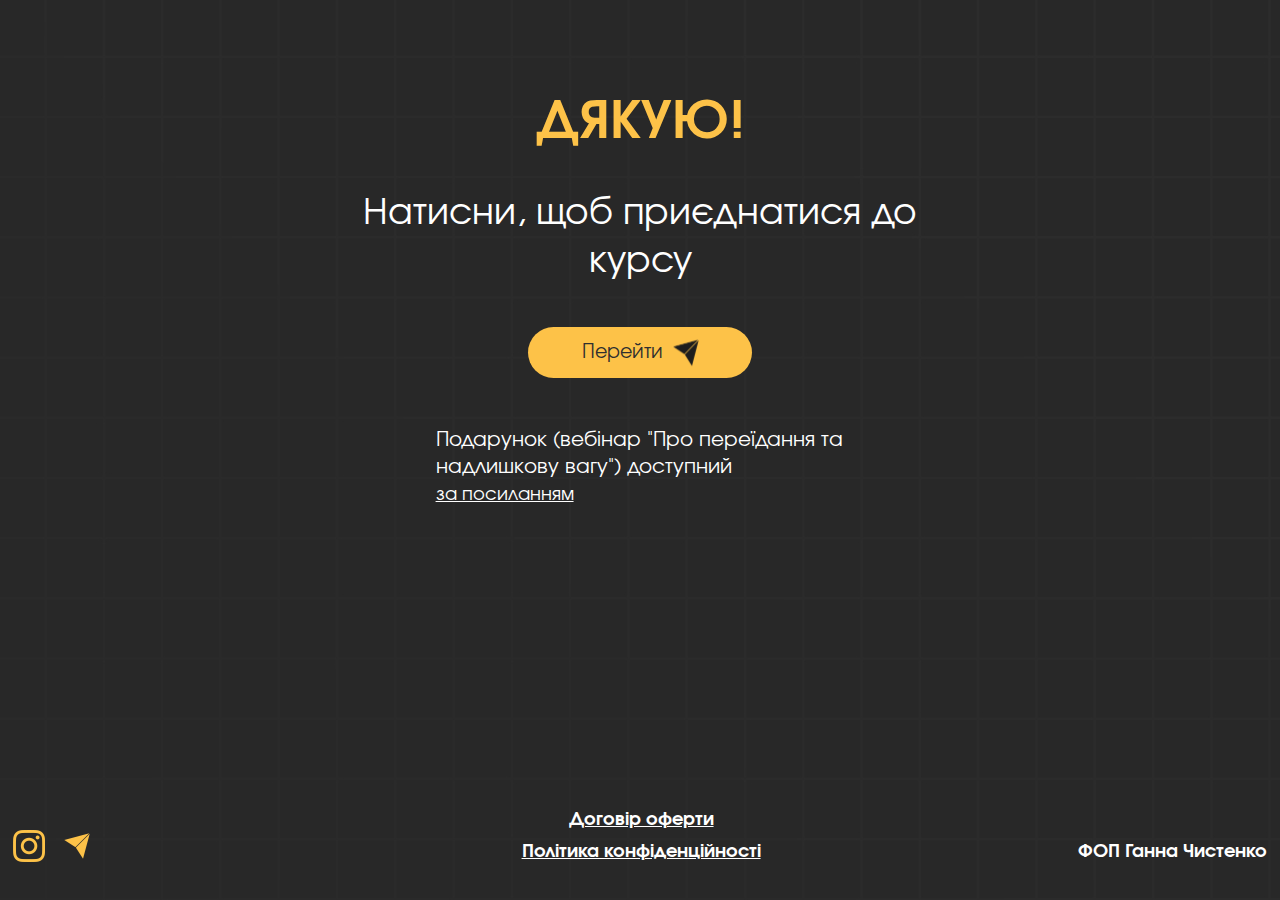
<file: thanks.html>
<!DOCTYPE html>
<html lang="ua">

<head>
    <meta charset="UTF-8">
    <meta name="viewport" content="width=device-width, initial-scale=1.0">
    <title>Дякую!</title>
    <link rel="stylesheet" href="./css/style.css">
</head>

<body style="height: 100vh;">
    <div class="wrapper">

        <main style="flex: 1 1 auto;" class="main">
            <section class="thanks__content">
                <h1>ДЯКУЮ!</h1>
                <p>
                    Натисни, щоб приєднатися до курсу 
                </p>
                <a class="tg_link" href="">
                    Перейти
                </a>
                <span>
                    Подарунок (вебінар "Про переїдання та надлишкову вагу") доступний <a href="">за посиланням</a>
                </span>
            </section>
        </main>
        <footer class="footer">
            <div class="container footer__container">
                <div style="padding-bottom: 4rem;" class="footer__content">
                    <div class="social__networks">
                        <a href="https://instagram.com/rubinails_academy?igshid=MzRlODBiNWFlZA==" class="social__network-link">
                            <img class="social__networks-img" src="./img/icons/instagram.svg" alt="Instagram">
                        </a>
                        <a href="https://t.me/rubinails_academy" class="social__network-link">
                            <img class="social__networks-img" src="./img/icons/telegram.svg" alt="telegram">
                        </a>
                    </div>
                    <div class="footer__contacts">
                        <a class="footer__link" target="_blank" href="./offer.html">Договір оферти</a>
                        <a class="footer__link" target="_blank" href="./confidencial.html">Політика конфіденційності</a>
                    </div>
                    <span class="fop__value">
                        ФОП Ганна Чистенко
                    </span>
                </div>
            </div>
            <div class="modal">

            </div>
        </footer>
    </div>
</body>

</html>
</file>
<file: css/style.css>
/*Обнулення*/
html,
body,
div,
span,
applet,
object,
iframe,
h1,
h2,
h3,
h4,
h5,
h6,
p,
blockquote,
pre,
a,
abbr,
acronym,
address,
big,
cite,
code,
del,
dfn,
em,
font,
img,
ins,
kbd,
q,
s,
samp,
small,
strike,
strong,
sub,
sup,
tt,
var,
b,
u,
i,
center,
dl,
dt,
dd,
ol,
ul,
li,
fieldset,
form,
label,
legend,
table,
caption,
tbody,
tfoot,
thead,
tr,
th,
td {
    margin: 0;
    padding: 0;
    border: 0;
    outline: 0;
    font-size: 100%;
    vertical-align: baseline;
    background: transparent;
}

* {
    box-sizing: border-box;
}
a {
    text-decoration: none;
}

:root {
    --black: #2F2F2F;
    --orange: #FDC248;
    --white: #FFFFFF;
}


@font-face {
    font-family: 'Evolventa';
    font-weight: 400;
    font-style: normal;
    src: url('../fonts/Evolventa-Regular-BF63c0b29a31dbb.woff') format('woff');
}

@font-face {
    font-family: 'Evolventa';
    font-weight: 400;
    font-style: normal;
    src: url('../fonts/Evolventa-Regular-BF63c0b29a31dbb.woff2') format('woff2');
}

@font-face {
    font-family: 'Evolventa';
    font-weight: 400;
    font-style: normal;
    src: url('../fonts/Evolventa-Regular-BF63c0b299b11fc.otf') format('otf');
}

@font-face {
    font-family: 'Evolventa';
    font-weight: 400;
    font-style: normal;
    src: url('../fonts/Evolventa-Regular-BF63c0b29a31dbb.ttf') format('ttf');
}

@font-face {
    font-family: 'Evolventa';
    font-weight: 700;
    font-style: normal;
    src: url('../fonts/Evolventa-Bold-BF63c0b29a3afd5.woff2') format('woff2');
}

@font-face {
    font-family: 'Evolventa';
    font-weight: 700;
    font-style: normal;
    src: url('../fonts/Evolventa-Bold-BF63c0b29a0a013.otf') format('otf');
}

@font-face {
    font-family: 'Evolventa';
    font-weight: 700;
    font-style: normal;
    src: url('../fonts/Evolventa-Bold-BF63c0b29a3afd5.ttf') format('ttf');
}

@font-face {
    font-family: 'Evolventa';
    font-weight: 700;
    font-style: normal;
    src: url('../fonts/Evolventa-Bold-BF63c0b29a3afd5.woff') format('woff');
}


body {
    line-height: 1;
    height: 100vh;
    background-color: #fff;
}

.body-block {
    overflow: hidden;
}
.body--lock {
    overflow: hidden;
}



.wrapper {
    position: relative;
    min-height: 100%;
    display: flex;
    flex-direction: column;
}

.main {
    flex: 1 1 auto;
}

ol,
ul {
    list-style: none;
}

blockquote,
q {
    quotes: none;
}

:focus {
    outline: 0;
}

ins {
    text-decoration: none;
}

del {
    text-decoration: line-through;
}

table {
    border-collapse: collapse;
    border-spacing: 0;
}


body {
    font-family: 'Evolventa', sans-serif;

}

.scroll--block {
    height: 100%;
    overflow-y: scroll;
    position: fixed;
    width: 100%;
}

body {
    line-height: 1;
    height: 100vh;
}

.container {
    max-width: 1168px;
    margin: 0 auto;
    padding: 0 15px;
    position: relative;
    z-index: 2;
}

.wrapper {
    display: flex;
    flex-direction: column;
}

img {
    max-width: 100%;
    object-fit: cover;
    object-position: center;
}




html {
    font-size: calc(100vw / 1440 * 10);
}

/* @media (max-width: 1024px) {
    html {
        font-size: calc(100vw / 768 * 10);
    }
} */

@media (max-width: 767px) {
    html {
        font-size: calc(100vw / 375 * 10);
    }

    .main {
        flex: 0;
    }
}

/* @media (max-width: 500px) {
    html {
        font-size: calc(100vw / 375 * 10);
    }
} */

body {
    background-image: url('../img/back.jpg');
    background-repeat: repeat-y;
    height: 100%;
}




.container {
    max-width: 144rem;
    margin: 0 auto;
    padding: 0 1.5rem;
}

.head__content {
    display: flex;
    justify-content: space-between;
}

.head__container {
    padding-right: 0;
}

.head__content-left {
    background-image: url('../img/head/back.png');
    background-repeat: no-repeat;
    height: 73.7rem;
    z-index: 2;
    width: 79rem;
    background-size: 100% 100%;
}
.head__bottom-content__text--desk{
    color: var(--white, #FFF);
font-family: Evolventa;
font-size: 2rem;
font-style: normal;
font-weight: 400;
line-height: normal;
max-width: 45rem;
margin-top: 3rem;
}
.head__bottom-content__text--desk strong{
font-weight: 700;

}
.head__bottom-content__text--desk span{
    font-weight: 700;
    color: var(--orange);
    }

.head__bottom-content__text strong{
font-weight: 700;
    
}
.head__bottom-content__text span{
    font-weight: 700;
    color: var(--orange);
    }
    


.head__content-left__top-text {
    color: var(--white, #FFF);
    font-family: Evolventa;
    font-size: 3.2rem;
    font-style: normal;
    font-weight: 400;
    line-height: normal;
    margin-bottom: 8rem;
    margin-top: 9rem;
}

.head__title {
    color: var(--orange);
    font-family: Evolventa;
    font-size: 5.7rem;
    font-style: normal;
    font-weight: 700;
    line-height: normal;
    margin-bottom: 2.8rem;
    max-width: 66rem;
    position: relative;
}

/* .head__title::after {
    content: '';
    position: absolute;
    right: 0;
    bottom: -10.1rem;
    background-image: url('../img/icons/potato.png');
    background-size: cover;
    width: 14.1rem;
    height: 13.1rem;
} */

.head__subtitle {
    color: var(--white, #FFF);
    font-family: Evolventa;
    display: block;
    font-size: 2.5rem;
    font-style: normal;
    font-weight: 400;
    line-height: normal;
    max-width: 33rem;
    margin-bottom: 6rem;
    position: relative;
    padding-bottom: 1.4rem;
}

.head__subtitle:after {
    content: '';
    position: absolute;
    bottom: 0;
    background-color: var(--orange);
    right: 0;
    left: 0;
    height: 0.2rem;
}

.btn {
    border-radius: 4.4rem;
    background: var(--orange, #FDC248);
    padding: 2.2rem 6.2rem 2.2rem 1.4rem;
    font-size: 2.9rem;
    color: var(--black);
    cursor: pointer;
    position: relative;
    border: none;
}

.btn::after {
    content: "";
    /* Додайте цей рядок, якщо ви хочете відобразити псевдоелемент */
    position: absolute;
    top: 50%;
    transform: translateY(-50%);
    background-image: url('../img/icons/arrow.svg');
    background-repeat: no-repeat;
    right: 2.7rem;
    width: 2.5rem;
    /* Використовуйте відносні одиниці, якщо хочете масштабування */
    height: 2.5rem;
}

.head__content-right {
    position: absolute;
    right: 0;
    top: 0;
    width: 70.5rem;
    height: 73.7rem;
    overflow: hidden;
}

.head__bottom-content {
    display: none;
}

.head__content-img {
    width: 70.5rem;
    height: 80.7rem;

}


.about {
    position: relative;
}

/* .about::after {
    content: '';
    position: absolute;
    right: 0;
    top: 2rem;
    background-image: url('../img/icons/burger.png');
    background-size: cover;
    width: 7rem;
    height: 9.3rem;
} */


.about__container {
    padding-left: 0;
}

.about__content {
    display: flex;
    justify-content: space-between;
}


.about__content-img {
    width: 75.2rem;
    height: 73rem;
}

.about__content-right {
    width: 65rem;
}

.title {
    color: var(--white, #fff);
    font-family: Evolventa;
    font-size: 4.7rem;
    margin: 0 auto;
    font-style: normal;
    font-weight: 700;
    line-height: normal;
    text-align: center;
}

.title strong {
    color: var(--orange);

}

.about__title {
    max-width: 42rem;
    margin-top: 10rem;
    margin-bottom: 8rem;
}


.about__list {
    max-width: 55rem;
    margin: 0 auto;
    display: flex;
    flex-direction: column;
    gap: 2.8rem;
}

.about__list-item {
    color: var(--white, #FFF);
    font-family: Evolventa;
    font-size: 2.2rem;
    font-style: normal;
    font-weight: 700;
    line-height: 119%;
    /* 32.13px */
    padding-left: 3.5rem;
    position: relative;
}

.about__list-item::before {
    content: '';
    position: absolute;
    left: 0;
    width: 2.5rem;
    top: 50%;
    transform: translateY(-50%);
    height: 0.2rem;
    background-color: var(--orange);
}







.result__title {
    margin-top: 10.8rem;
    max-width: 70rem;
    margin-bottom: 6.4rem;
}

.result__list {
    display: flex;
    justify-content: space-between;
    padding: 0 3.6rem;
}

.result__list-item__title {
    color: var(--orange, #FDC248);
    font-family: Evolventa;
    font-size: 3.5rem;
    font-style: normal;
    font-weight: 700;
    line-height: normal;
    margin-bottom: 2.3rem;
}

.result__list-item__text {
    color: #FFF;
    margin-top: 2rem;
    font-family: Evolventa;
    font-size: 1.8rem;
    font-style: normal;
    font-weight: 700;
    line-height: normal;
    max-width: 28rem;

}

.result__icon {
    width: 29rem;
    height: 16rem;
}




.result__bottoms-title {
    color: var(--orange, #FDC248);
    text-align: center;
    font-family: Evolventa;
    font-size: 4.7rem;
    font-style: normal;
    font-weight: 700;
    line-height: normal;
    margin-top: 3.6rem;
    margin-bottom: 5rem;
}

.result__bottom-content {
    display: flex;
    justify-content: space-between;
}

.result__bottom-list {
    display: flex;
    flex-direction: column;
    gap: 1.4rem;
    max-width: 69rem;
    position: relative;
}

.result__bottom-list::after {
    content: '';
    position: absolute;
    right: -20rem;
    bottom: 1rem;
    background-image: url('../img/icons/arrowbig.svg');
    background-size: cover;
    width: 17rem;
    height: 12.5rem;
}

.result__bottom-list__item {
    color: var(--white, #FFF);
    font-family: Evolventa;
    font-size: 2.2rem;
    font-style: normal;
    font-weight: 700;
    line-height: normal;
    padding-left: 2.1rem;
    position: relative;
}

.result__bottom-list__item::before {
    content: '';
    position: absolute;
    left: 0;
    width: 1.2rem;
    height: 1.2rem;
    border-radius: 50%;
    top: 50%;
    transform: translateY(-50%);
    background-color: var(--orange);
}

.result__bottom-list__item strong {
    color: var(--orange);

}

.result__bottom-btn {
    padding: 1.3rem 4.7rem 1.3rem 1.4rem;
    font-size: 2.1rem;
    margin-top: 8rem;
    margin-right: 15rem;
}

.result__bottom-btn::after {
    background-size: cover;
    width: 1.7rem;
    height: 1.7rem;
    background-image: url('../img/icons/arrowsmall.svg');
    right: 1.7rem;

}






.program__title {
    margin: 8rem 0;
}

.program__list {
    display: flex;
    justify-content: center;
    flex-direction: column;
    align-items: center;
    gap: 5rem;
}

.program__list-item {
    display: flex;
    gap: 2.6rem;
}

.program__list-item__img {
    width: 52rem;
    height: 29rem;
}

.program__list-item__text-title {
    color: var(--white, #FFF);
    font-family: Evolventa;
    font-size: 2rem;
    font-style: normal;
    font-weight: 700;
    line-height: normal;
    max-width: 60rem;
    margin-bottom: 3.6rem;
}

.program__list-item__text-title span {
    color: var(--orange, #FDC248);
    font-family: Evolventa;
    font-size: 2rem;
    font-style: normal;
    font-weight: 700;
    line-height: normal;
}

.program__list-item__text-list {
    display: flex;
    flex-direction: column;
    gap: 1rem;
}

.program__list-item__text-list__item {
    color: var(--white, #FFF);
    font-family: Evolventa;
    font-size: 1.8rem;
    font-style: normal;
    font-weight: 700;
    line-height: normal;
    position: relative;
    padding-left: 3rem;
}

.program__list-item__text-list__item::before {
    content: '';
    position: absolute;
    left: 0;
    width: 2rem;
    top: 50%;
    transform: translateY(-50%);
    height: 0.2rem;
    background-color: var(--white);
}

.program__list-item__btn {
    color: var(--orange, #FDC248);
    font-family: Evolventa;
    font-size: 1.8rem;
    background: transparent;
    border: none;
    font-style: normal;
    font-weight: 700;
    line-height: normal;
    margin-top: 1rem;
    padding-right: 1.7rem;
    position: relative;
    cursor: pointer;
}

.program__list-item__btn::after {
    content: "";
    position: absolute;
    top: 50%;
    transform: translateY(-50%);
    background-image: url('../img/icons/programArrow.svg');
    background-repeat: no-repeat;
    right: 0;
    width: 1.2rem;
    height: 0.6rem;
}

.program__list-item__text {
    color: var(--white, #FFF);
    font-family: Evolventa;
    font-size: 1.8rem;
    font-style: normal;
    font-weight: 700;
    line-height: normal;
    position: relative;
    padding-left: 3rem;
}






.cases__title {
    margin: 12rem 0;
}

.swiper {
    padding-left: 40rem;
}

/* .swiper-slide {
    border-radius: 50px;
    border: 3px solid var(--orange, #FDC248);
    background: var(--white, #FFF);
} */

.swiper-slide__content {
    max-width: 42rem;
    margin: 0 auto;
    display: flex;
    justify-content: center;
    align-items: center;
    padding: 5rem 0;

}

.swiper-slide__content-text {
    color: #000;
    font-family: Evolventa;
    font-size: 2.5rem;
    font-style: normal;
    font-weight: 700;
    line-height: normal;
}

.cases__container {
    padding-bottom: 13rem;
}








.come__content {
    display: flex;
    justify-content: space-between;
    align-items: center;
    gap: 4.3rem;
}

.come__content-left {
    display: flex;
    flex-direction: column;
    gap: 4rem;
    max-width: 75rem;
    text-align: left;
}

.come__title {
    text-align: left;
    position: relative;
    padding-bottom: 4rem;

}

.come__title::after {
    content: '';
    position: absolute;
    bottom: 0;
    left: 0;
    width: 41rem;
    height: 0.2rem;
    background-color: var(--white, #FFF);
}

.come__left-text {
    color: var(--white, #FFF);
    font-family: Evolventa;
    font-size: 3rem;
    font-style: normal;
    font-weight: 700;
    line-height: normal;
}

.come__left-text strong {
    color: var(--orange);
}

.come__content-right {
    display: flex;
    gap: 2rem;
    justify-content: center;
}

.price {
    display: flex;
    flex-direction: column;
    align-items: center;
    gap: 1rem;
}

.price__old {
    color: var(--white, #FFF);
    text-align: center;
    font-family: Evolventa;
    font-size: 4.9rem;
    font-style: normal;
    font-weight: 700;
    line-height: normal;
    text-decoration-line: strikethrough;
    text-decoration: line-through;
}

.price__new {
    color: var(--orange, #FDC248);
    font-family: Evolventa;
    font-size: 4.9rem;
    font-style: normal;
    font-weight: 700;
    line-height: normal;
}

.come_btn-wrapper {
    max-width: 35rem;
    text-align: center;
}

.come_btn-wrapper p {
    color: var(--white, #FFF);
    font-family: Evolventa;
    font-size: 2rem;
    font-style: normal;
    font-weight: 700;
    line-height: normal;
    text-align: left;
}

.come__btn {
    margin: 0 auto;
    padding: 1.3rem 5.6rem 1.3rem 4.3rem;
    margin-bottom: 2rem;
    font-size: 2.1rem;
}

.come__btn::after {
    background-size: contain;
    width: 1.5rem;
    height: 1.5rem;
}

.feadback {}

.feadback__container {
    padding-top: 12rem;
}

.feadback__title {
    color: var(--white, #FFF);
    font-family: Evolventa;
    font-size: 36px;
    font-style: normal;
    font-weight: 400;
    line-height: normal;
    max-width: 45rem;
}

.feadback__form {
    margin-top: 8rem;
    width: 44.4rem;
    margin: 8rem auto 11rem;
}

.form__block {
    display: flex;
    flex-direction: column;
    gap: 1.4rem;
    margin-bottom: 2.8rem;
}

.feadback__form label {
    color: var(--white, #FFF);
    font-family: Evolventa;
    font-size: 2rem;
    font-style: normal;
    font-weight: 700;
    line-height: normal;
}

.feadback__form input {
    padding: 0 2rem;
    border-radius: 4.4rem;
    background: #FFF;
    border: none;
    height: 5.2rem;
    color: #000;
    font-family: Evolventa;
    font-size: 2rem;
    font-style: normal;
    font-weight: 700;
    line-height: normal;
}

.form__btn {
    width: 100%;
    padding: 1.3rem 5.6rem 1.3rem;
    position: relative;
    margin-bottom: 2rem;
}

.form__btn::after {
    content: "";
    position: absolute;
    top: 56%;
    transform: translateY(-50%);
    background-image: url('../img/icons/arrow.svg');
    background-repeat: no-repeat;
    right: 11.7rem;
    width: 2.5rem;
    height: 2.5rem;
}

.form__btn.disabled::after {
    opacity: 0.3;
}

.form__btn.active::before {
    height: 4rem;
    width: 4rem;
    background-repeat: no-repeat;
    background-size: cover;
    content: '';
    position: absolute;
    left: 10rem;
    top: 50%;
    transform: translateY(-50%);
    background-image: url('../img/Rolling-1s-200px.gif');
}

.feadback__form span {
    color: #ff0000;
    font-family: Evolventa;
    font-size: 2rem;
    font-style: normal;
    font-weight: 700;
    line-height: normal;
}

#question {
    padding: 2rem;
    border-radius: 4.4rem;
    background: #FFF;
    border: none;
    color: #000;
    font-family: Evolventa;
    font-size: 2rem;
    font-style: normal;
    font-weight: 700;
    line-height: normal;
}

.program__list-item__btn::after {
    transition: all ease .3s;
}

.program__list-item__btn.active::after {
    transform: translateY(-50%) rotate(180deg);

}

.drop__list-item__text-list {
    max-height: 0;
    overflow: hidden;
    transition: max-height 0.3s ease-out;
}

.footer__content {
    display: flex;
    justify-content: space-between;
    align-items: flex-end;
    padding-bottom: 14rem;
}

.social__networks {
    display: flex;
    gap: 1.8rem;
}

.footer__contacts {
    display: flex;
    flex-direction: column;
    align-items: center;
    gap: 1rem;
    margin-left: 12.5rem;
}

.footer__link {
    text-decoration: underline;
    color: var(--white, #FFF);
    font-family: Evolventa;
    font-size: 2rem;
    font-style: normal;
    font-weight: 700;
    line-height: normal;
    text-decoration-line: underline;
}

.fop__value {
    color: var(--white, #FFF);
    font-family: Evolventa;
    font-size: 2rem;
    font-style: normal;
    font-weight: 700;
    line-height: normal;
}

.head__link {
    display: inline-block;
}




.popup {
    position: fixed;
    width: 100%;
    height: 100%;
    background-color: #0000008e;
    inset: 0;
    z-index: 5;
    opacity: 0;
    visibility: hidden;
    overflow-y: auto;
    overflow-x: hidden;
    transition: all 0.5s ease ;
}
.popup.active{
    opacity: 1;
    visibility: visible;
}
.popup.active .popup__content{
    opacity: 1;
    transform: translateX(0);
} 
.popup__body {
    /* min-height: 100%; */
    display: flex;
    align-items: center;
    justify-content: center;
    padding: 30px 10px;
}
.popup__content {
    border-radius: 2rem;
    background: #40403F;
    /* max-width: 56.4rem; */
    padding: 12.1rem 4.2rem;
    transition: all 0.5s ease ;
    opacity: 0;
    transform: translateY(-100%);
    position: relative;
    display: flex;
    gap: 3.3rem;
}
.popup__content-text {
    max-width: 43rem;
    display: flex;
    flex-direction: column;
    gap: 1.3rem;
}
.popup__title {
    font-size: 4.3rem;
    text-align: left;
    margin-bottom: 1.3rem;
}
.popup__content-text p {
    color: var(--white, #FFF);
    font-family: Evolventa;
    font-size: 2rem;
    font-style: normal;
    font-weight: 700;
    line-height: normal;
}

.popup__price {
    color: var(--orange, #FDC248);
text-align: center;
font-family: Evolventa;
font-size: 4.2rem;
font-style: normal;
font-weight: 700;
line-height: normal;
display: block;
text-align: left;
}
.btn__wrapper{
    text-align: right;
}
.popup__link{
    display: inline-block;
}
.popup__btn{
    padding: 1.2rem 6.2rem 1.2rem 1.4rem;
}
.youtube__player-wrapper {
    display: flex;
    flex-direction: column;
    gap: 1.5rem;
}
.youtube__player-wrapper p {
    color: var(--white, #FFF);
    font-family: Evolventa;
    font-size: 1.8rem;
    font-style: normal;
    font-weight: 500;
    line-height: normal;
}


#player {
    width: 43rem;
    height: 32rem;
}

.popup__close{
    display: inline-block;
    position: absolute;
    right: 1.6rem;
    top: 1.6rem;
}
.popup__close-line{
    stroke: var(--black);
    transition: all ease .1s;
}
.svg__icon{
    width: 4.6rem;
    height: 4.6rem;
}
.popup__close:hover .popup__close-line{
    opacity: 0.7;
}



.thanks__content {
    display: flex;
    flex-direction: column;
    align-items: center;
    justify-content: center;
}
.thanks__content h1{
    margin-top: 10rem;
    margin-bottom: 3.6rem;
    color: #FDC248;
font-family: Evolventa;
font-size: 5.7rem;
font-style: normal;
font-weight: 700;
line-height: normal;
}
.thanks__content p {
    color: var(--white, #FFF);
    text-align: center;
    font-family: Evolventa;
    font-size: 36px;
    font-style: normal;
    font-weight: 400;
    line-height: normal;
    max-width: 63rem;
    margin-bottom: 4.7rem;
}
.tg_link{
    border-radius: 4.4rem;
    color: var(--black, #2F2F2F);
font-family: Evolventa;
font-size: 2.1rem;
padding: 1.5rem 10rem 1.5rem 6rem;
font-style: normal;
font-weight: 400;
line-height: normal;
background: var(--orange, #FDC248);
margin-bottom: 5.5rem;
}
.thanks__content span {
    color: var(--white, #FFF);
font-family: Evolventa;
font-size: 20px;
font-style: normal;
font-weight: 400;
line-height: normal;
max-width: 46rem;
}
.thanks__content span a{
    color: var(--white, #FFF);
font-family: Evolventa;
font-size: 2rem;
font-style: normal;
font-weight: 400;
line-height: normal;
text-decoration: underline;
}
.tg_link{
    position: relative;
}
.tg_link::after{
    content: "";
    position: absolute;
    top: 50%;
    transform: translateY(-50%);
    background-image: url('../img/icons/thankstelegram.svg');
    background-repeat: no-repeat;
    right: 5.7rem;
    width: 3.5rem;
    height: 3.5rem;
}


.document__container{
    color: var(--white, #FFF);
    font-family: Evolventa;
    font-size: 1.8rem;
    font-style: normal;
    font-weight: 700;
    line-height: normal;
    position: relative;
    padding: 5rem 1.5rem;
}


@media (max-width: 769px) {
    .footer__contacts{
        margin-left: 0;
    }
    .head__content-left__top-text {
        font-size: 1.6rem;
        margin: 5rem 0 4rem;
        max-width: 21rem;
    }

    .head__title {
        font-size: 2.7rem;
        margin-bottom: 1.2rem;
        max-width: 21rem;
    }

    .head__subtitle {
        font-size: 1.6rem;
        max-width: 21rem;
        margin-bottom: 4.2rem;
    }

    .btn {
        padding: 1.6rem 4.1rem 1.6rem 1.4rem;
        font-size: 1.8rem;
    }

    .head__btn {
        margin: 0 auto;
    }

    .head__link-desk {
        margin: 0 auto;
        display: none;
    }

    .head__link-wrapper {
        top: -19rem;
        position: relative;
        text-align: center;
    }


    .head__content-img {
        /* width: 29.4rem;
    height: 55.6rem; */
    width: 32.4rem;
    height: 62.6rem;
        object-position: left;
    }

    body {
        position: relative;
        z-index: 3;
    }

    body::after {
        content: "";
        display: block;
        position: absolute;
        top: 0.7rem;
        left: -5px;
        width: 100%;
        height: 100%;
        background-image: url('../img/backPhone.jpg');
        background-size: 71.3rem 52rem;
        z-index: 1;
    }

    .head__content-left {
        background-image: url('');
        background-size: 100%;
    }

    .btn {
        position: relative;
        z-index: 3;
    }

    .btn::after {
        width: 1.8rem;
        height: 1.8rem;
    }

    .head__container {
        padding: 0;
    }

    .head__content-left {
        width: 23.7rem;
        /* height: 55.6rem; */
        height: 62.6rem;
    }

    .head__content-left {
        position: relative;
    }

    .head__content-wrapper {
        display: flex;
    }

    .head__content {
        display: flex;
        flex-direction: column;
    }

    .head__content-left::after {
        /* content: "";
    display: block;
    position: absolute;
    top: -14.1rem;
    left: -117px;
    width: 100%;
    background-image: url('../img/head/backPhone.png');
    background-size: 100% 82rem;
    width: 33.2rem;
    z-index: -1;
    min-height: 86rem; */
    content: "";
    display: block;
    position: absolute;
    top: -19.1rem;
    left: -117px;
    width: 100%;
    /* height: 100%; */
    background-image: url('../img/head/backPhone.png');
    background-size: 100% 99rem;
    width: 33.2rem;
    z-index: -1;
    min-height: 89rem;
    }

    .head__content-left__top-text,
    .head__title,
    .head__subtitle {
        padding-left: 1.5rem;
    }

    .head__subtitle:after {
        display: none;
    }

    .head__link {
        display: none;
    }

    .head__link-desk {
        display: none;
    }

    .head {
        position: relative;
    }

    .head__bottom-content {
        display: block;
        text-align: center;
        position: absolute;
        bottom: 1rem;
        width: 100%;
    }

    .head__link--mobile {
        display: block;
        margin-bottom: 2.7rem;
    }

    .head__bottom-content__text {
        color: var(--white, #FFF);
        font-family: Evolventa;
        font-size: 1.6rem;
        font-style: normal;
        font-weight: 400;
        line-height: normal;
        position: relative;
        z-index: 2;
        text-align: left;
        padding-left: 1.5rem;
        max-width: 35rem;

    }

    .btn::after {
        width: 1.45rem;
        height: 1.45rem;
        background-size: cover;
        right: 1.7rem;
    }

    .head__content-right {
        position: absolute;
        right: -0.2rem;
        top: 0;
    }

    .head__title::after {
        top: -5rem;
        right: 4rem;
        width: 5.1rem;
        height: 4.7rem;
    }

    .head__content-right {
        width: auto;
        height: auto;
    }



    .about__content {
        flex-direction: column-reverse;
    }


    .about__title {
        font-size: 2.5rem;
        max-width: 22rem;
        margin: 6rem auto;
    }

    .about__list {
        max-width: 100%;
        gap: 1rem;
        margin-bottom: 6rem;
        padding-right: 1.5rem;
    }

    .about__list-item {
        font-size: 1.8rem;
    }

    .about__content-right {
        width: 100%;
    }
    .about__container{
        padding: 0 1.5rem;
    }
    .about__content-img {
        width: 100%;
        height: 44rem;
    }
    /* .about__content-left{
        margin: 0 -2rem;
    } */



    .title{
        font-size: 2.5rem;
    }
    .result__title{
        max-width: 29rem;
        margin: 6rem auto;
    }
    .result__list{
        flex-direction: column;
        gap: 8rem;
    }

    .result__list-item__title{
        font-size: 2.3rem;
    }

    .result__bottoms-title{
        font-size: 2.5rem;
        margin: 6rem auto;
    }
    .result__bottom-content{
        flex-direction: column;
    }
    .result__bottom-list__item{
        font-size: 1.8rem;
    }
    .result__bottom-list::after{
        display: none;
    }
    .result__bottom-content-right{
        text-align: center;
        margin-top: 6rem;
    }
    .result__bottom-btn{
        margin: 0;
    }
    .program__title {
        margin: 6rem 0;
    }
    .program__list-item{
        flex-direction: column;
        gap: 7rem;
    }
    .program__list-item__img{
        height: 19.3rem;
    }
    .program__list-item__text{
        padding-left: 0;
    }
    .program__list-item__text-list{
        margin-bottom: 3.2rem;
    }
    .program__list-item__bottom{
        text-align: right;
    }
    .program__list-item__btn{
        transition: all ease .1s;
    }
    .program__list-item__btn.active{
        margin-bottom: 1.5rem;
    }
    .swiper{
        padding-left: 0;
    }
    .swiper-slide__content-text{
        font-size: 1.6rem;
    }
    .swiper-slide__content {
        padding: 2rem;
    }

    .come__content{
        flex-direction: column;
    }
    .come__title::after {
        width: 18rem;
    }
    .cases__container{
        padding-bottom: 6rem;
        padding-right: 0;
        padding-left: 0;
    }
    .cases__title{
        margin: 7.6rem auto;
        max-width: 22rem;
    }
    .come__content-right{
        flex-direction: column;
    }
    .feadback__container{
        padding-top: 10rem;
    }
    .feadback__form{
        width: auto;
    }
    .form__btn{
        padding: 1.3rem 0;
    }
    .form__btn::after{
        right: 10.7rem;
        width: 1.4rem;
    }
    .footer__content{
        flex-direction: column;
        align-items: center;
        gap: 4.2rem;
    }
    .come__btn{
        padding-left: 4.3rem;
        padding-right: 6.7rem;
    }
    .come__btn::after {
        right: 3.7rem;
    }
    .about__container{
        padding: 0;
    }
    .about__content-right{
        max-width: 33.3rem;
        margin: 0 1.5rem;
    }
    .popup__content{
        flex-direction: column;
    }
    #player {
        width: 100%;
        height: 17rem;
    }
    .popup__content{
        padding: 8.1rem 2.2rem 2rem;
        gap: 1.5rem;
    }
    .svg__icon {
        width: 3.6rem;
        height: 3.6rem;
    }
    .popup__title {
        font-size: 2.2rem;
        margin-bottom: 0;
    }
    .popup__content-text p{
        font-size: 1.6rem;
    }
    .popup__price{
        font-size: 3.2;
    }
    .popup__btn{
        width: 100%;
    }
    /* .btn__wrapper{
        margin: 1rem 0;
    } */
    .popup__link{
        width: 100%;
    }
    .popup__btn::after{
        right: 9.7rem;
    }
    .thanks__content{
        position: relative;
        z-index: 2;
    }
    .head__bottom-content__text--desk{
        display: none;
    }


    .thanks__content h1{
        margin-top: 5rem;
    margin-bottom: 3.6rem;
    font-size: 3.7rem;
    }
    .thanks__content p {
        font-size: 2.6rem;
        max-width: 33rem;
    }
    .tg_link{
        border-radius: 4.4rem;
        color: var(--black, #2F2F2F);
    font-family: Evolventa;
    font-size: 2.1rem;
    padding: 1.5rem 10rem 1.5rem 6rem;
    font-style: normal;
    font-weight: 400;
    line-height: normal;
    background: var(--orange, #FDC248);
    margin-bottom: 5.5rem;
    }
    
    
    .thanks__content span {
        color: var(--white, #FFF);
    font-family: Evolventa;
    font-size: 2rem;
    font-style: normal;
    font-weight: 400;
    line-height: normal;
    max-width: 26rem;
    text-align: center;
    margin-bottom: 2rem;
    }
    .thanks__content span a{
        color: var(--white, #FFF);
    font-family: Evolventa;
    font-size: 2rem;
    font-style: normal;
    font-weight: 400;
    line-height: normal;
    text-decoration: underline;
    } 
    
}
.popup-container {
    position: fixed;
    padding: 2rem 0 3rem;
    bottom: -100px; /* initially hide the container below the viewport */
    left: 0;
    text-align: center;
    transition: bottom 0.3s ease-in-out;
    z-index: 4;
    width: 100%;
    background-color: var(--black);
  }
  
  .fixed__btn {
    padding: 1.2rem 6.2rem 1.2rem 1.4rem;
  }
</file>
